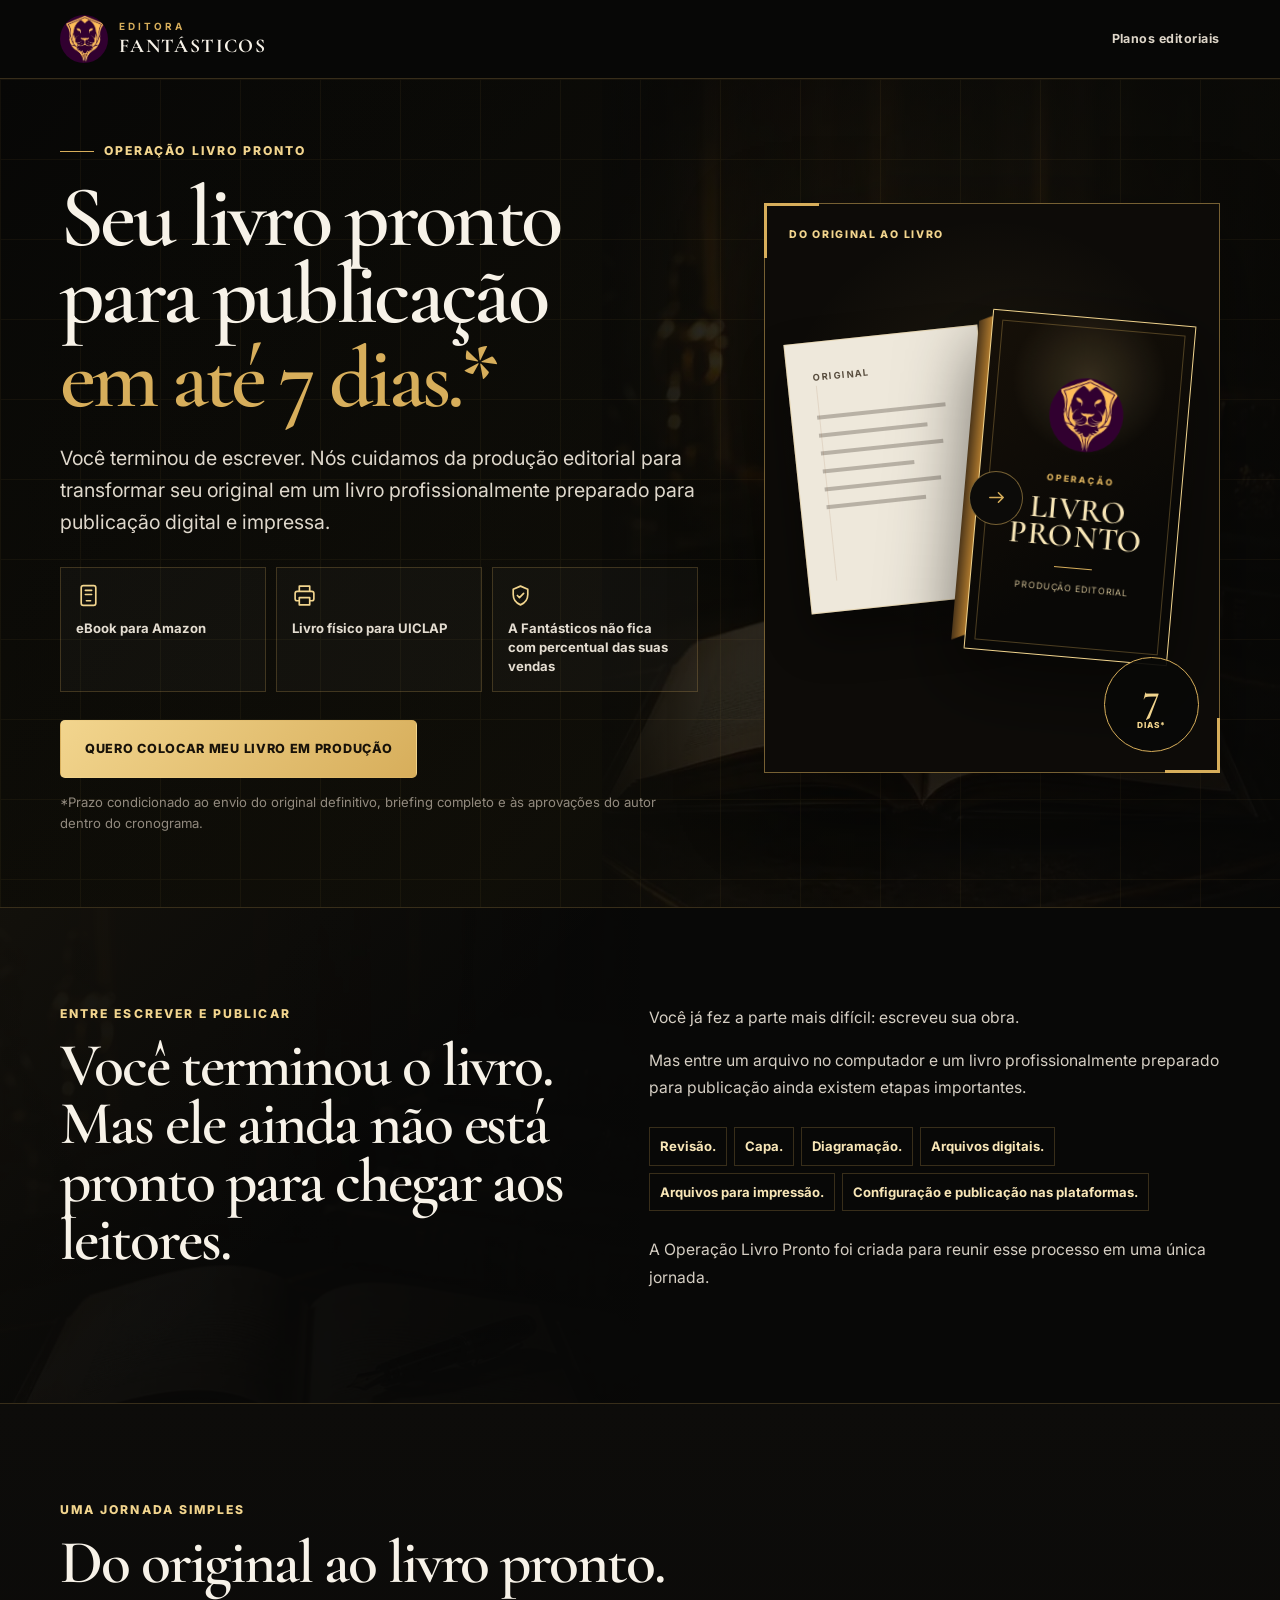
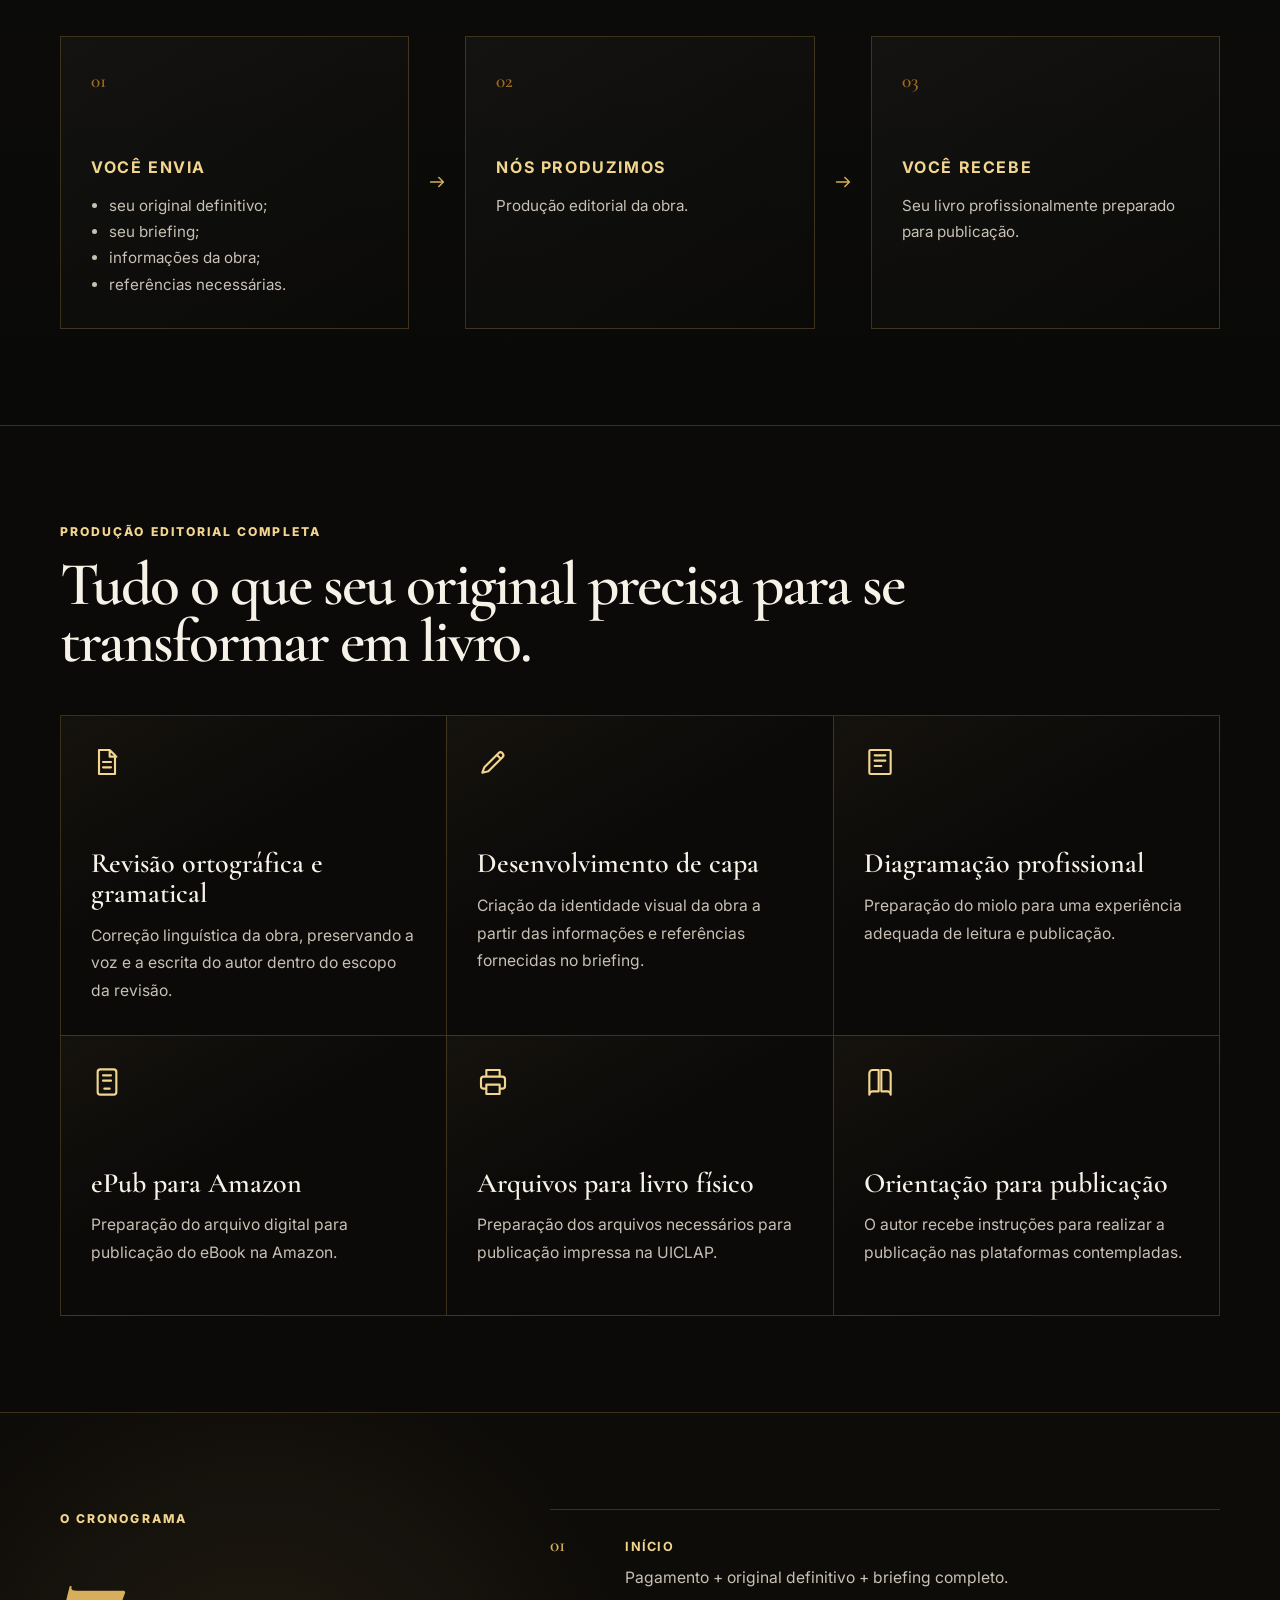
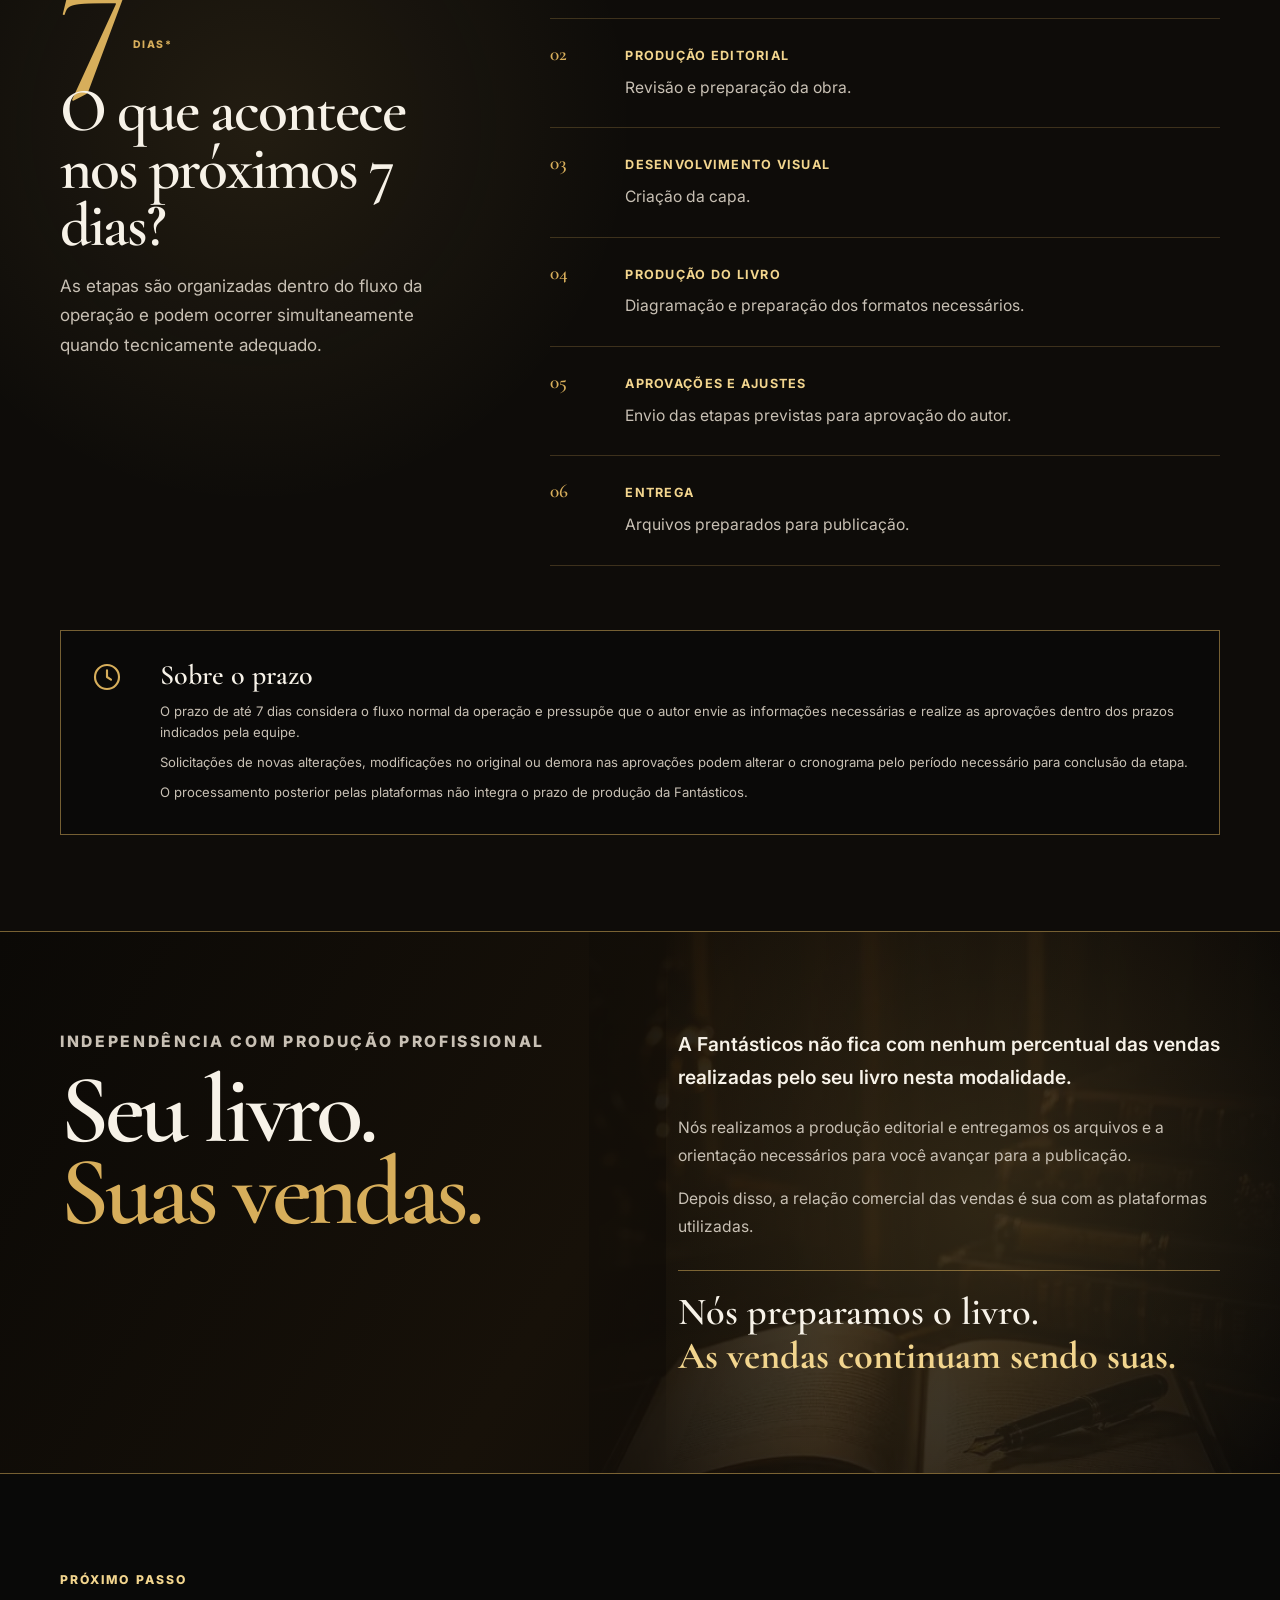
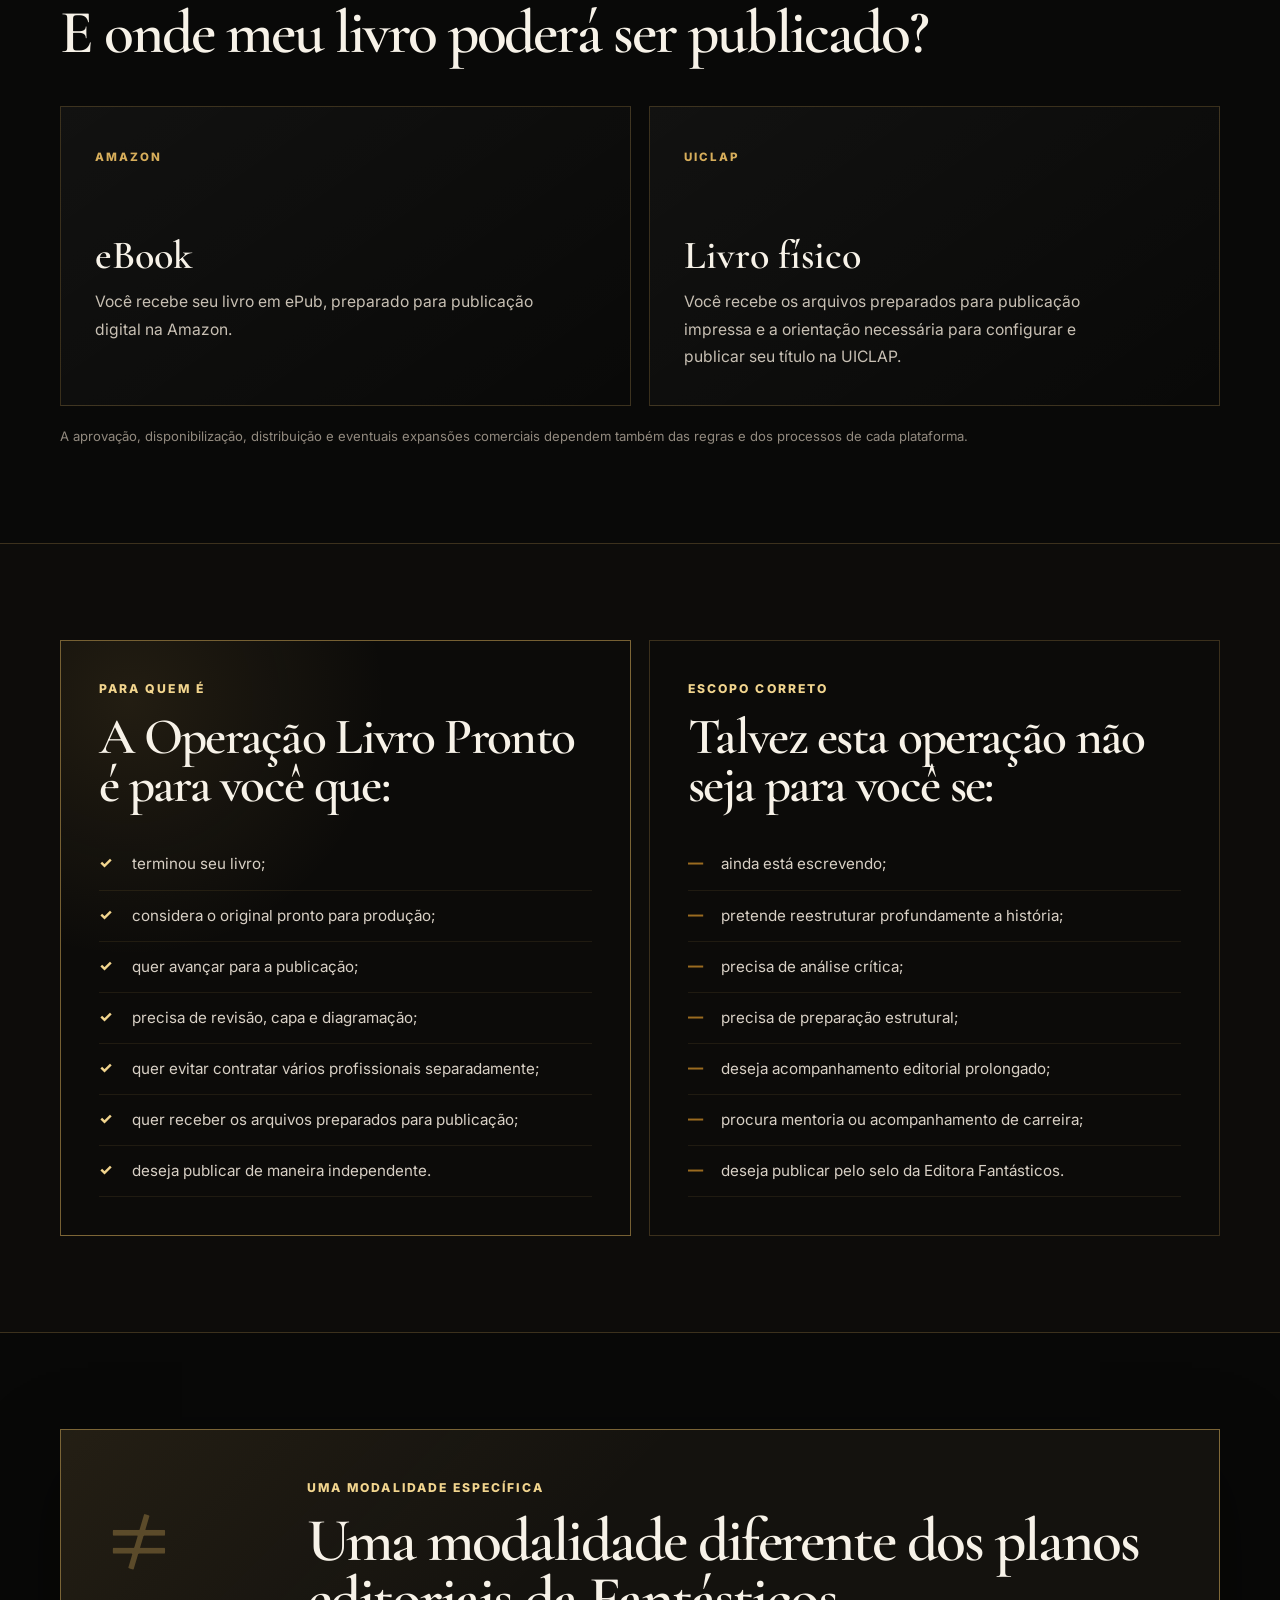
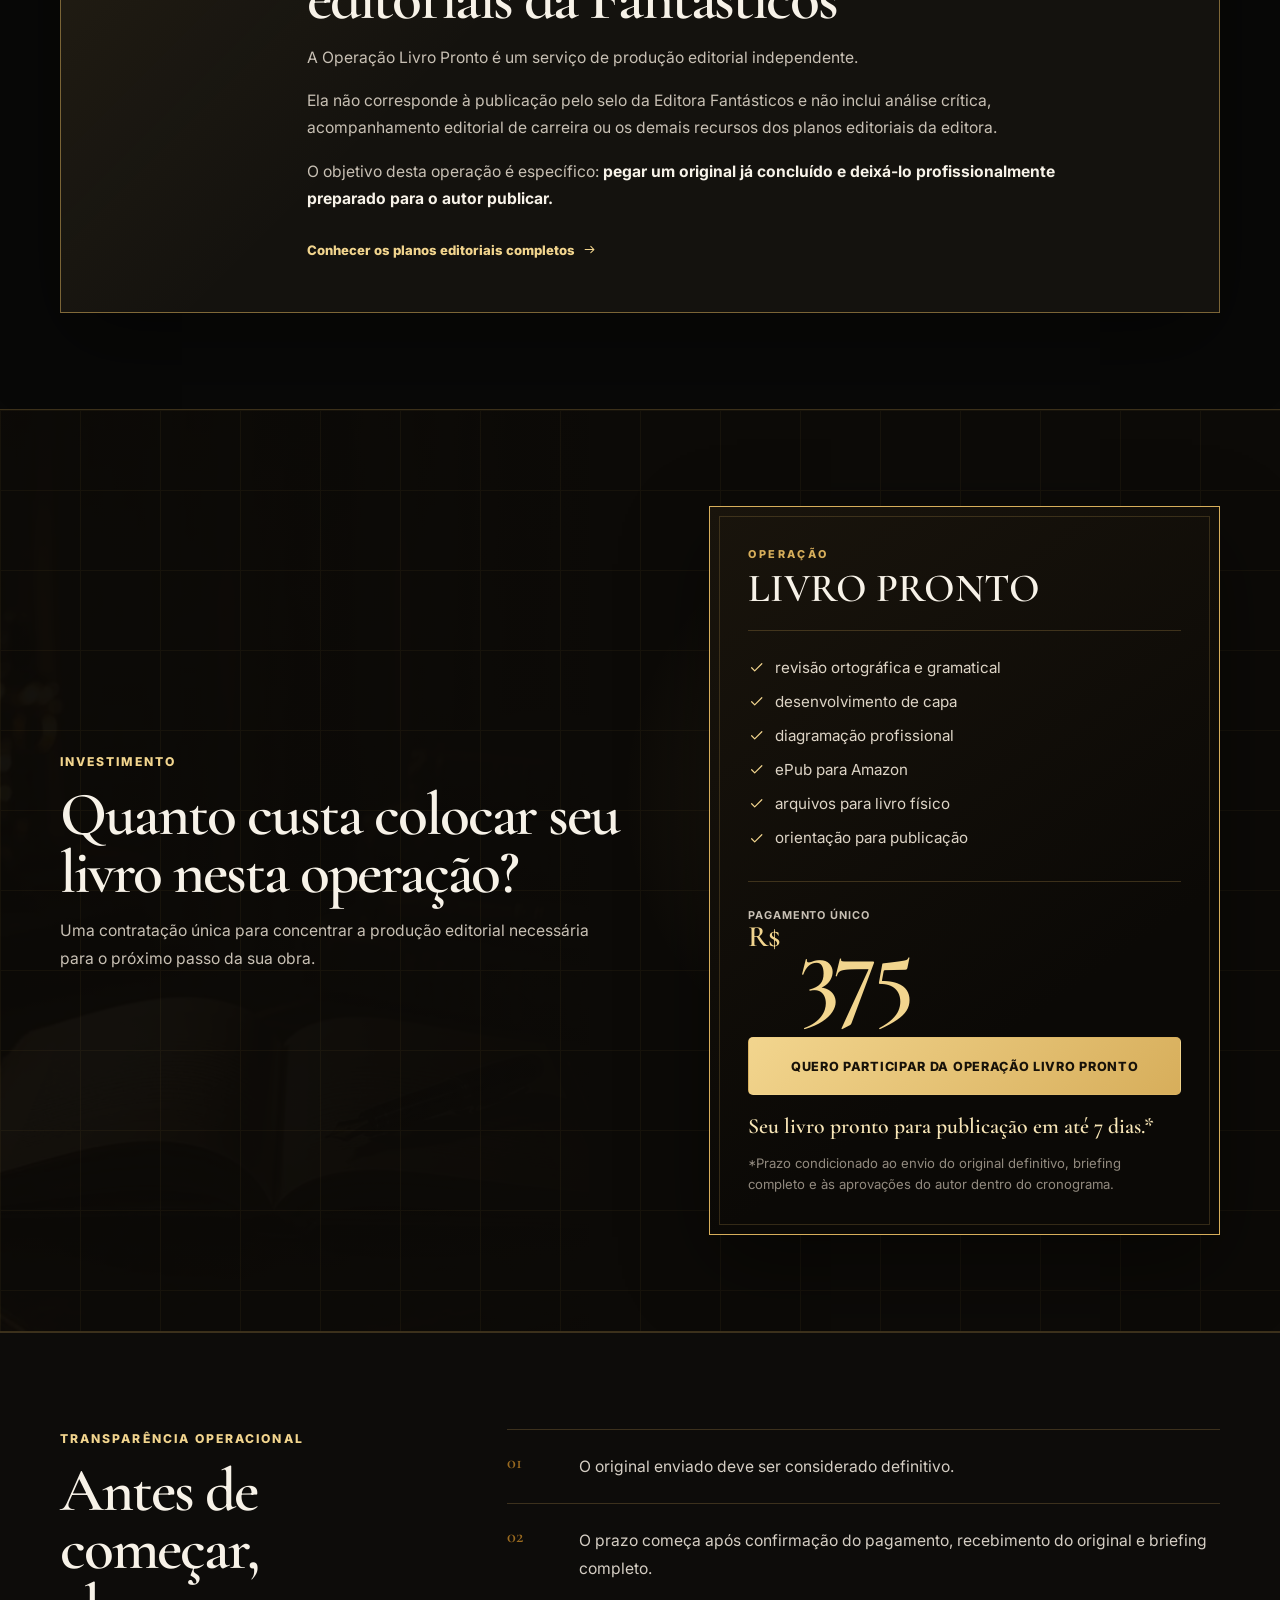
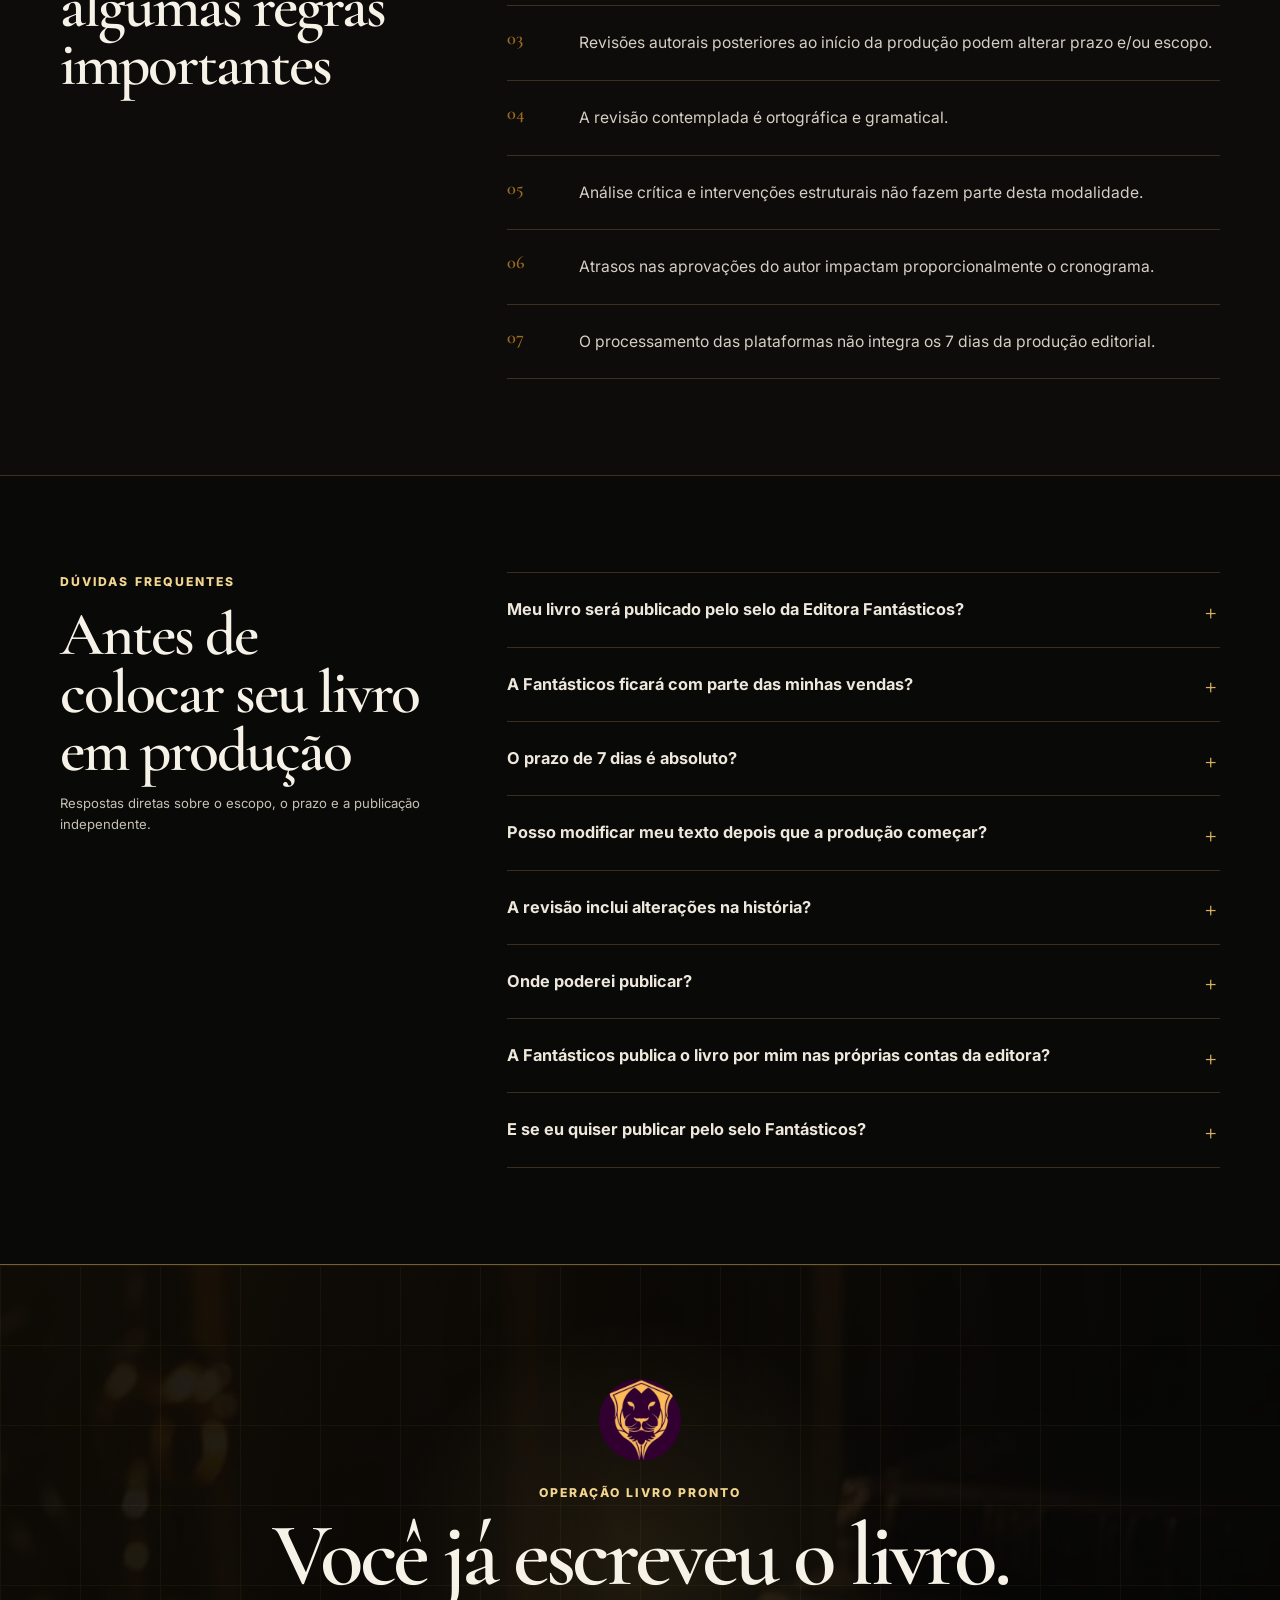
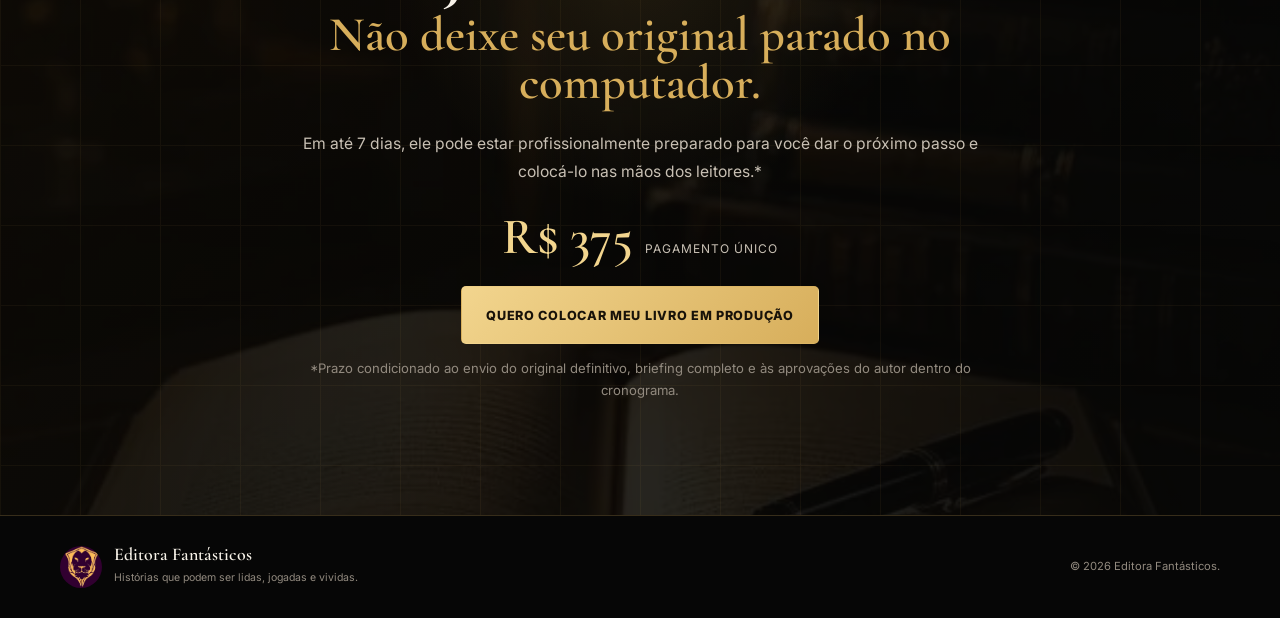
<file: operacao-livro-pronto/index.html>
<!doctype html>
<html lang="pt-BR">
<head>
  <meta charset="utf-8">
  <meta name="viewport" content="width=device-width, initial-scale=1">
  <meta name="theme-color" content="#080807">
  <meta name="description" content="Transforme seu original em um livro profissionalmente preparado para publicação em até 7 dias. Revisão, capa, diagramação, ePub e arquivos para publicação física.">
  <meta name="robots" content="index,follow">
  <link rel="canonical" href="https://fantasticoseditora.github.io/editor-saymon-cesar/operacao-livro-pronto/">
  <meta property="og:type" content="website">
  <meta property="og:locale" content="pt_BR">
  <meta property="og:site_name" content="Editora Fantásticos">
  <meta property="og:title" content="Operação Livro Pronto | Editora Fantásticos">
  <meta property="og:description" content="Seu livro pronto para publicação em até 7 dias. Revisão, capa, diagramação, ePub e arquivos para publicação física.">
  <meta property="og:url" content="https://fantasticoseditora.github.io/editor-saymon-cesar/operacao-livro-pronto/">
  <meta property="og:image" content="https://fantasticoseditora.github.io/editor-saymon-cesar/assets/logo-leao-fantasticos.webp">
  <meta property="og:image:alt" content="Símbolo oficial da Editora Fantásticos">
  <meta name="twitter:card" content="summary">
  <meta name="twitter:title" content="Operação Livro Pronto | Editora Fantásticos">
  <meta name="twitter:description" content="Produção editorial para transformar seu original em um livro profissionalmente preparado para publicação.">
  <title>Operação Livro Pronto | Editora Fantásticos</title>
  <link rel="preconnect" href="https://fonts.googleapis.com">
  <link rel="preconnect" href="https://fonts.gstatic.com" crossorigin>
  <link href="https://fonts.googleapis.com/css2?family=Cormorant+Garamond:wght@500;600;700&family=Inter:wght@400;500;600;700;800&display=swap" rel="stylesheet">
  <link rel="icon" href="../assets/logo-leao-fantasticos.webp">
  <link rel="stylesheet" href="styles.css?v=20260916-1">
  <script type="application/ld+json">
  {
    "@context":"https://schema.org",
    "@type":"Service",
    "name":"Operação Livro Pronto",
    "description":"Produção editorial independente com revisão ortográfica e gramatical, desenvolvimento de capa, diagramação, ePub para Amazon, arquivos para publicação física na UICLAP e orientação para publicação.",
    "provider":{"@type":"Organization","name":"Editora Fantásticos"},
    "areaServed":"BR",
    "offers":{"@type":"Offer","price":"375.00","priceCurrency":"BRL"}
  }
  </script>
</head>
<body>
  <svg class="svg-sprite" aria-hidden="true">
    <symbol id="i-check" viewBox="0 0 24 24"><path d="m5 12 4.2 4.2L19 6.5"/></symbol>
    <symbol id="i-file" viewBox="0 0 24 24"><path d="M6 3h8l4 4v14H6zM14 3v5h5M9 12h6M9 16h6"/></symbol>
    <symbol id="i-pen" viewBox="0 0 24 24"><path d="m4 20 4.5-1 10.6-10.6a2.1 2.1 0 0 0-3-3L5.5 16zM14.8 6.6l3 3"/></symbol>
    <symbol id="i-layout" viewBox="0 0 24 24"><rect x="4" y="3" width="16" height="18" rx="1"/><path d="M8 7h8M8 11h8M8 15h5"/></symbol>
    <symbol id="i-ebook" viewBox="0 0 24 24"><rect x="5" y="2.5" width="14" height="19" rx="2"/><path d="M9 7h6M9 11h6M10 17h4"/></symbol>
    <symbol id="i-print" viewBox="0 0 24 24"><path d="M7 8V3h10v5M7 17H5a2 2 0 0 1-2-2v-5a2 2 0 0 1 2-2h14a2 2 0 0 1 2 2v5a2 2 0 0 1-2 2h-2M7 14h10v7H7z"/></symbol>
    <symbol id="i-guide" viewBox="0 0 24 24"><path d="M4 5.5A2.5 2.5 0 0 1 6.5 3H11v16H6.5A2.5 2.5 0 0 0 4 21.5zM20 5.5A2.5 2.5 0 0 0 17.5 3H13v16h4.5a2.5 2.5 0 0 1 2.5 2.5z"/></symbol>
    <symbol id="i-arrow" viewBox="0 0 24 24"><path d="M5 12h14m-5-5 5 5-5 5"/></symbol>
    <symbol id="i-clock" viewBox="0 0 24 24"><circle cx="12" cy="12" r="9"/><path d="M12 7v5l3 2"/></symbol>
    <symbol id="i-shield" viewBox="0 0 24 24"><path d="M12 3 5 6v5c0 4.6 2.8 8.2 7 10 4.2-1.8 7-5.4 7-10V6z"/><path d="m9 12 2 2 4-4"/></symbol>
  </svg>

  <a class="skip-link" href="#conteudo">Ir para o conteúdo</a>

  <header class="site-header">
    <div class="container header-inner">
      <a class="brand" href="#inicio" aria-label="Editora Fantásticos — início da Operação Livro Pronto">
        <img src="../assets/logo-leao-fantasticos.webp" width="64" height="64" alt="Símbolo oficial da Editora Fantásticos">
        <span><strong>EDITORA</strong><small>FANTÁSTICOS</small></span>
      </a>
      <a class="header-link" href="../#planos">Planos editoriais</a>
    </div>
  </header>

  <main id="conteudo">
    <section class="hero" id="inicio">
      <div class="hero-grid-pattern" aria-hidden="true"></div>
      <div class="container hero-layout">
        <div class="hero-copy reveal">
          <p class="eyebrow"><span></span> OPERAÇÃO LIVRO PRONTO</p>
          <h1>Seu livro pronto para publicação <em>em até 7 dias.*</em></h1>
          <p class="hero-lead">Você terminou de escrever. Nós cuidamos da produção editorial para transformar seu original em um livro profissionalmente preparado para publicação digital e impressa.</p>

          <ul class="hero-points" aria-label="Principais entregas">
            <li><svg class="icon"><use href="#i-ebook"/></svg><span>eBook para Amazon</span></li>
            <li><svg class="icon"><use href="#i-print"/></svg><span>Livro físico para UICLAP</span></li>
            <li><svg class="icon"><use href="#i-shield"/></svg><span>A Fantásticos não fica com percentual das suas vendas</span></li>
          </ul>

          <button class="button button-gold" type="button" data-checkout>Quero colocar meu livro em produção</button>
          <p class="deadline-note">*Prazo condicionado ao envio do original definitivo, briefing completo e às aprovações do autor dentro do cronograma.</p>
          <p class="checkout-status" data-checkout-status role="status" aria-live="polite" hidden></p>
        </div>

        <div class="hero-visual reveal" aria-label="Representação da transformação de um original em livro pronto">
          <div class="visual-label">DO ORIGINAL AO LIVRO</div>
          <div class="manuscript" aria-hidden="true">
            <span class="manuscript-kicker">ORIGINAL</span>
            <span class="text-line w90"></span>
            <span class="text-line w76"></span>
            <span class="text-line w86"></span>
            <span class="text-line w64"></span>
            <span class="text-line w82"></span>
            <span class="text-line w70"></span>
          </div>
          <div class="visual-arrow" aria-hidden="true"><svg class="icon"><use href="#i-arrow"/></svg></div>
          <div class="book-object" aria-hidden="true">
            <div class="book-spine"></div>
            <div class="book-cover">
              <img src="../assets/logo-leao-fantasticos.webp" width="96" height="96" alt="">
              <span class="book-mini">OPERAÇÃO</span>
              <strong>LIVRO<br>PRONTO</strong>
              <span class="book-rule"></span>
              <small>produção editorial</small>
            </div>
          </div>
          <div class="visual-seal">7 <span>DIAS*</span></div>
        </div>
      </div>
    </section>

    <section class="problem ruled">
      <div class="container split-section reveal">
        <div>
          <p class="kicker">ENTRE ESCREVER E PUBLICAR</p>
          <h2>Você terminou o livro. Mas ele ainda não está pronto para chegar aos leitores.</h2>
        </div>
        <div class="body-copy">
          <p>Você já fez a parte mais difícil: escreveu sua obra.</p>
          <p>Mas entre um arquivo no computador e um livro profissionalmente preparado para publicação ainda existem etapas importantes.</p>
          <div class="word-rail" aria-label="Etapas importantes">
            <span>Revisão.</span><span>Capa.</span><span>Diagramação.</span><span>Arquivos digitais.</span><span>Arquivos para impressão.</span><span>Configuração e publicação nas plataformas.</span>
          </div>
          <p>A Operação Livro Pronto foi criada para reunir esse processo em uma única jornada.</p>
        </div>
      </div>
    </section>

    <section class="transformation">
      <div class="container">
        <div class="section-heading reveal">
          <p class="kicker">UMA JORNADA SIMPLES</p>
          <h2>Do original ao livro pronto.</h2>
        </div>
        <div class="flow reveal">
          <article>
            <span class="flow-index">01</span>
            <h3>VOCÊ ENVIA</h3>
            <ul><li>seu original definitivo;</li><li>seu briefing;</li><li>informações da obra;</li><li>referências necessárias.</li></ul>
          </article>
          <div class="flow-arrow" aria-hidden="true"><svg class="icon"><use href="#i-arrow"/></svg></div>
          <article>
            <span class="flow-index">02</span>
            <h3>NÓS PRODUZIMOS</h3>
            <p>Produção editorial da obra.</p>
          </article>
          <div class="flow-arrow" aria-hidden="true"><svg class="icon"><use href="#i-arrow"/></svg></div>
          <article>
            <span class="flow-index">03</span>
            <h3>VOCÊ RECEBE</h3>
            <p>Seu livro profissionalmente preparado para publicação.</p>
          </article>
        </div>
      </div>
    </section>

    <section class="included ruled" id="incluido">
      <div class="container">
        <div class="section-heading reveal">
          <p class="kicker">PRODUÇÃO EDITORIAL COMPLETA</p>
          <h2>Tudo o que seu original precisa para se transformar em livro.</h2>
        </div>
        <div class="deliverables-grid">
          <article class="deliverable reveal">
            <svg class="icon"><use href="#i-file"/></svg>
            <h3>Revisão ortográfica e gramatical</h3>
            <p>Correção linguística da obra, preservando a voz e a escrita do autor dentro do escopo da revisão.</p>
          </article>
          <article class="deliverable reveal">
            <svg class="icon"><use href="#i-pen"/></svg>
            <h3>Desenvolvimento de capa</h3>
            <p>Criação da identidade visual da obra a partir das informações e referências fornecidas no briefing.</p>
          </article>
          <article class="deliverable reveal">
            <svg class="icon"><use href="#i-layout"/></svg>
            <h3>Diagramação profissional</h3>
            <p>Preparação do miolo para uma experiência adequada de leitura e publicação.</p>
          </article>
          <article class="deliverable reveal">
            <svg class="icon"><use href="#i-ebook"/></svg>
            <h3>ePub para Amazon</h3>
            <p>Preparação do arquivo digital para publicação do eBook na Amazon.</p>
          </article>
          <article class="deliverable reveal">
            <svg class="icon"><use href="#i-print"/></svg>
            <h3>Arquivos para livro físico</h3>
            <p>Preparação dos arquivos necessários para publicação impressa na UICLAP.</p>
          </article>
          <article class="deliverable reveal">
            <svg class="icon"><use href="#i-guide"/></svg>
            <h3>Orientação para publicação</h3>
            <p>O autor recebe instruções para realizar a publicação nas plataformas contempladas.</p>
          </article>
        </div>
      </div>
    </section>

    <section class="timeline-section" id="prazo">
      <div class="container timeline-layout">
        <div class="timeline-intro reveal">
          <p class="kicker">O CRONOGRAMA</p>
          <div class="fifteen" aria-label="Até 7 dias"><span>7</span><small>DIAS*</small></div>
          <h2>O que acontece nos próximos 7 dias?</h2>
          <p>As etapas são organizadas dentro do fluxo da operação e podem ocorrer simultaneamente quando tecnicamente adequado.</p>
        </div>
        <ol class="timeline reveal">
          <li><span>01</span><div><h3>INÍCIO</h3><p>Pagamento + original definitivo + briefing completo.</p></div></li>
          <li><span>02</span><div><h3>PRODUÇÃO EDITORIAL</h3><p>Revisão e preparação da obra.</p></div></li>
          <li><span>03</span><div><h3>DESENVOLVIMENTO VISUAL</h3><p>Criação da capa.</p></div></li>
          <li><span>04</span><div><h3>PRODUÇÃO DO LIVRO</h3><p>Diagramação e preparação dos formatos necessários.</p></div></li>
          <li><span>05</span><div><h3>APROVAÇÕES E AJUSTES</h3><p>Envio das etapas previstas para aprovação do autor.</p></div></li>
          <li><span>06</span><div><h3>ENTREGA</h3><p>Arquivos preparados para publicação.</p></div></li>
        </ol>
      </div>
      <div class="container">
        <aside class="deadline-box reveal">
          <svg class="icon"><use href="#i-clock"/></svg>
          <div>
            <h3>Sobre o prazo</h3>
            <p>O prazo de até 7 dias considera o fluxo normal da operação e pressupõe que o autor envie as informações necessárias e realize as aprovações dentro dos prazos indicados pela equipe.</p>
            <p>Solicitações de novas alterações, modificações no original ou demora nas aprovações podem alterar o cronograma pelo período necessário para conclusão da etapa.</p>
            <p>O processamento posterior pelas plataformas não integra o prazo de produção da Fantásticos.</p>
          </div>
        </aside>
      </div>
    </section>

    <section class="sales-break">
      <div class="sales-glow" aria-hidden="true"></div>
      <div class="container sales-grid reveal">
        <div>
          <p class="kicker">INDEPENDÊNCIA COM PRODUÇÃO PROFISSIONAL</p>
          <h2>Seu livro. <em>Suas vendas.</em></h2>
        </div>
        <div>
          <p class="sales-lead">A Fantásticos não fica com nenhum percentual das vendas realizadas pelo seu livro nesta modalidade.</p>
          <p>Nós realizamos a produção editorial e entregamos os arquivos e a orientação necessários para você avançar para a publicação.</p>
          <p>Depois disso, a relação comercial das vendas é sua com as plataformas utilizadas.</p>
          <blockquote><span>Nós preparamos o livro.</span><strong>As vendas continuam sendo suas.</strong></blockquote>
        </div>
      </div>
    </section>

    <section class="platforms">
      <div class="container">
        <div class="section-heading reveal">
          <p class="kicker">PRÓXIMO PASSO</p>
          <h2>E onde meu livro poderá ser publicado?</h2>
        </div>
        <div class="platform-grid reveal">
          <article>
            <span class="platform-label">AMAZON</span>
            <h3>eBook</h3>
            <p>Você recebe seu livro em ePub, preparado para publicação digital na Amazon.</p>
          </article>
          <article>
            <span class="platform-label">UICLAP</span>
            <h3>Livro físico</h3>
            <p>Você recebe os arquivos preparados para publicação impressa e a orientação necessária para configurar e publicar seu título na UICLAP.</p>
          </article>
        </div>
        <p class="platform-note reveal">A aprovação, disponibilização, distribuição e eventuais expansões comerciais dependem também das regras e dos processos de cada plataforma.</p>
      </div>
    </section>

    <section class="qualification ruled">
      <div class="container qualification-grid">
        <article class="qual-card positive reveal">
          <p class="kicker">PARA QUEM É</p>
          <h2>A Operação Livro Pronto é para você que:</h2>
          <ul class="check-list">
            <li>terminou seu livro;</li>
            <li>considera o original pronto para produção;</li>
            <li>quer avançar para a publicação;</li>
            <li>precisa de revisão, capa e diagramação;</li>
            <li>quer evitar contratar vários profissionais separadamente;</li>
            <li>quer receber os arquivos preparados para publicação;</li>
            <li>deseja publicar de maneira independente.</li>
          </ul>
        </article>
        <article class="qual-card reveal">
          <p class="kicker">ESCOPO CORRETO</p>
          <h2>Talvez esta operação não seja para você se:</h2>
          <ul class="neutral-list">
            <li>ainda está escrevendo;</li>
            <li>pretende reestruturar profundamente a história;</li>
            <li>precisa de análise crítica;</li>
            <li>precisa de preparação estrutural;</li>
            <li>deseja acompanhamento editorial prolongado;</li>
            <li>procura mentoria ou acompanhamento de carreira;</li>
            <li>deseja publicar pelo selo da Editora Fantásticos.</li>
          </ul>
        </article>
      </div>
    </section>

    <section class="different">
      <div class="container">
        <div class="difference-box reveal">
          <div class="difference-mark" aria-hidden="true">≠</div>
          <div>
            <p class="kicker">UMA MODALIDADE ESPECÍFICA</p>
            <h2>Uma modalidade diferente dos planos editoriais da Fantásticos</h2>
            <p>A Operação Livro Pronto é um serviço de produção editorial independente.</p>
            <p>Ela não corresponde à publicação pelo selo da Editora Fantásticos e não inclui análise crítica, acompanhamento editorial de carreira ou os demais recursos dos planos editoriais da editora.</p>
            <p>O objetivo desta operação é específico: <strong>pegar um original já concluído e deixá-lo profissionalmente preparado para o autor publicar.</strong></p>
            <a class="text-link" href="../#planos">Conhecer os planos editoriais completos <svg class="inline-icon"><use href="#i-arrow"/></svg></a>
          </div>
        </div>
      </div>
    </section>

    <section class="offer" id="investimento">
      <div class="offer-lines" aria-hidden="true"></div>
      <div class="container offer-layout">
        <div class="offer-heading reveal">
          <p class="kicker">INVESTIMENTO</p>
          <h2>Quanto custa colocar seu livro nesta operação?</h2>
          <p>Uma contratação única para concentrar a produção editorial necessária para o próximo passo da sua obra.</p>
        </div>
        <article class="offer-card reveal">
          <div class="offer-top">
            <p>OPERAÇÃO</p>
            <h3>LIVRO PRONTO</h3>
          </div>
          <ul class="offer-list">
            <li><svg class="inline-icon"><use href="#i-check"/></svg> revisão ortográfica e gramatical</li>
            <li><svg class="inline-icon"><use href="#i-check"/></svg> desenvolvimento de capa</li>
            <li><svg class="inline-icon"><use href="#i-check"/></svg> diagramação profissional</li>
            <li><svg class="inline-icon"><use href="#i-check"/></svg> ePub para Amazon</li>
            <li><svg class="inline-icon"><use href="#i-check"/></svg> arquivos para livro físico</li>
            <li><svg class="inline-icon"><use href="#i-check"/></svg> orientação para publicação</li>
          </ul>
          <div class="price">
            <small>pagamento único</small>
            <strong><span>R$</span> 375</strong>
          </div>
          <button class="button button-gold button-wide" type="button" data-checkout>Quero participar da Operação Livro Pronto</button>
          <p class="offer-promise">Seu livro pronto para publicação em até 7 dias.*</p>
          <p class="deadline-note">*Prazo condicionado ao envio do original definitivo, briefing completo e às aprovações do autor dentro do cronograma.</p>
          <p class="checkout-status" data-checkout-status role="status" aria-live="polite" hidden></p>
        </article>
      </div>
    </section>

    <section class="conditions ruled" id="condicoes">
      <div class="container conditions-layout">
        <div class="conditions-heading reveal">
          <p class="kicker">TRANSPARÊNCIA OPERACIONAL</p>
          <h2>Antes de começar, algumas regras importantes</h2>
        </div>
        <div class="conditions-list reveal">
          <div><span>01</span><p>O original enviado deve ser considerado definitivo.</p></div>
          <div><span>02</span><p>O prazo começa após confirmação do pagamento, recebimento do original e briefing completo.</p></div>
          <div><span>03</span><p>Revisões autorais posteriores ao início da produção podem alterar prazo e/ou escopo.</p></div>
          <div><span>04</span><p>A revisão contemplada é ortográfica e gramatical.</p></div>
          <div><span>05</span><p>Análise crítica e intervenções estruturais não fazem parte desta modalidade.</p></div>
          <div><span>06</span><p>Atrasos nas aprovações do autor impactam proporcionalmente o cronograma.</p></div>
          <div><span>07</span><p>O processamento das plataformas não integra os 7 dias da produção editorial.</p></div>
        </div>

        <!--
          LIMITES OPERACIONAIS:
          Não há números publicados no repositório para os três limites abaixo.
          O script possui os campos maxWords, coverRounds e layoutRounds vazios.
          Quando definidos de forma oficial, basta preencher OPERACAO_CONFIG.limits em script.js;
          este bloco será exibido automaticamente, sem alterar a marcação principal.
        -->
        <aside class="operational-limits" id="operational-limits" hidden>
          <h3>Limites operacionais desta contratação</h3>
          <ul id="operational-limits-list"></ul>
        </aside>
      </div>
    </section>

    <section class="faq" id="faq">
      <div class="container faq-layout">
        <div class="faq-heading reveal">
          <p class="kicker">DÚVIDAS FREQUENTES</p>
          <h2>Antes de colocar seu livro em produção</h2>
          <p>Respostas diretas sobre o escopo, o prazo e a publicação independente.</p>
        </div>
        <div class="faq-list reveal">
          <details>
            <summary>Meu livro será publicado pelo selo da Editora Fantásticos?</summary>
            <div><p>Não.</p><p>A Operação Livro Pronto é uma modalidade independente de produção editorial.</p></div>
          </details>
          <details>
            <summary>A Fantásticos ficará com parte das minhas vendas?</summary>
            <div><p>Não.</p><p>A Fantásticos não recebe percentual das vendas realizadas pelo autor nesta modalidade.</p></div>
          </details>
          <details>
            <summary>O prazo de 7 dias é absoluto?</summary>
            <div><p>O prazo considera o fluxo normal da operação, o recebimento do material completo e as aprovações do autor dentro do cronograma.</p><p>Mudanças solicitadas, alterações no original ou atrasos nas aprovações podem impactar o prazo.</p></div>
          </details>
          <details>
            <summary>Posso modificar meu texto depois que a produção começar?</summary>
            <div><p>O original enviado deve ser considerado definitivo.</p><p>Mudanças autorais posteriores podem alterar o cronograma e, dependendo da extensão, o escopo da contratação.</p></div>
          </details>
          <details>
            <summary>A revisão inclui alterações na história?</summary>
            <div><p>Não.</p><p>Esta modalidade contempla revisão ortográfica e gramatical.</p><p>Análise crítica e preparação estrutural não fazem parte desta operação.</p></div>
          </details>
          <details>
            <summary>Onde poderei publicar?</summary>
            <div><p>A operação prepara ePub para publicação digital na Amazon, arquivos para publicação física na UICLAP e fornece orientação para essas etapas.</p></div>
          </details>
          <details>
            <summary>A Fantásticos publica o livro por mim nas próprias contas da editora?</summary>
            <div><p>Não.</p><p>Esta modalidade prepara o livro e orienta o autor para a publicação independente.</p></div>
          </details>
          <details>
            <summary>E se eu quiser publicar pelo selo Fantásticos?</summary>
            <div><p>Nesse caso, existem planos editoriais específicos da Editora Fantásticos.</p><p><a class="text-link" href="../#planos">Conheça os planos editoriais da Fantásticos <svg class="inline-icon"><use href="#i-arrow"/></svg></a></p></div>
          </details>
        </div>
      </div>
    </section>

    <section class="final-cta">
      <div class="final-lines" aria-hidden="true"></div>
      <div class="container final-content reveal">
        <img src="../assets/logo-leao-fantasticos.webp" width="96" height="96" alt="Símbolo oficial da Editora Fantásticos">
        <p class="kicker">OPERAÇÃO LIVRO PRONTO</p>
        <h2>Você já escreveu o livro.</h2>
        <h3>Não deixe seu original parado no computador.</h3>
        <p>Em até 7 dias, ele pode estar profissionalmente preparado para você dar o próximo passo e colocá-lo nas mãos dos leitores.*</p>
        <div class="final-price"><strong>R$ 375</strong><span>pagamento único</span></div>
        <button class="button button-gold" type="button" data-checkout>Quero colocar meu livro em produção</button>
        <p class="deadline-note">*Prazo condicionado ao envio do original definitivo, briefing completo e às aprovações do autor dentro do cronograma.</p>
        <p class="checkout-status" data-checkout-status role="status" aria-live="polite" hidden></p>
      </div>
    </section>
  </main>

  <footer class="site-footer">
    <div class="container footer-inner">
      <div class="footer-brand">
        <img src="../assets/logo-leao-fantasticos.webp" width="52" height="52" alt="">
        <div><strong>Editora Fantásticos</strong><span>Histórias que podem ser lidas, jogadas e vividas.</span></div>
      </div>
      <p>© <span id="year">2026</span> Editora Fantásticos.</p>
    </div>
  </footer>

  <div class="mobile-cta" data-mobile-cta hidden>
    <button class="button button-gold" type="button" data-checkout>Quero meu livro pronto</button>
  </div>

  <script src="script.js?v=20260916-1" defer></script>
</body>
</html>
</file>
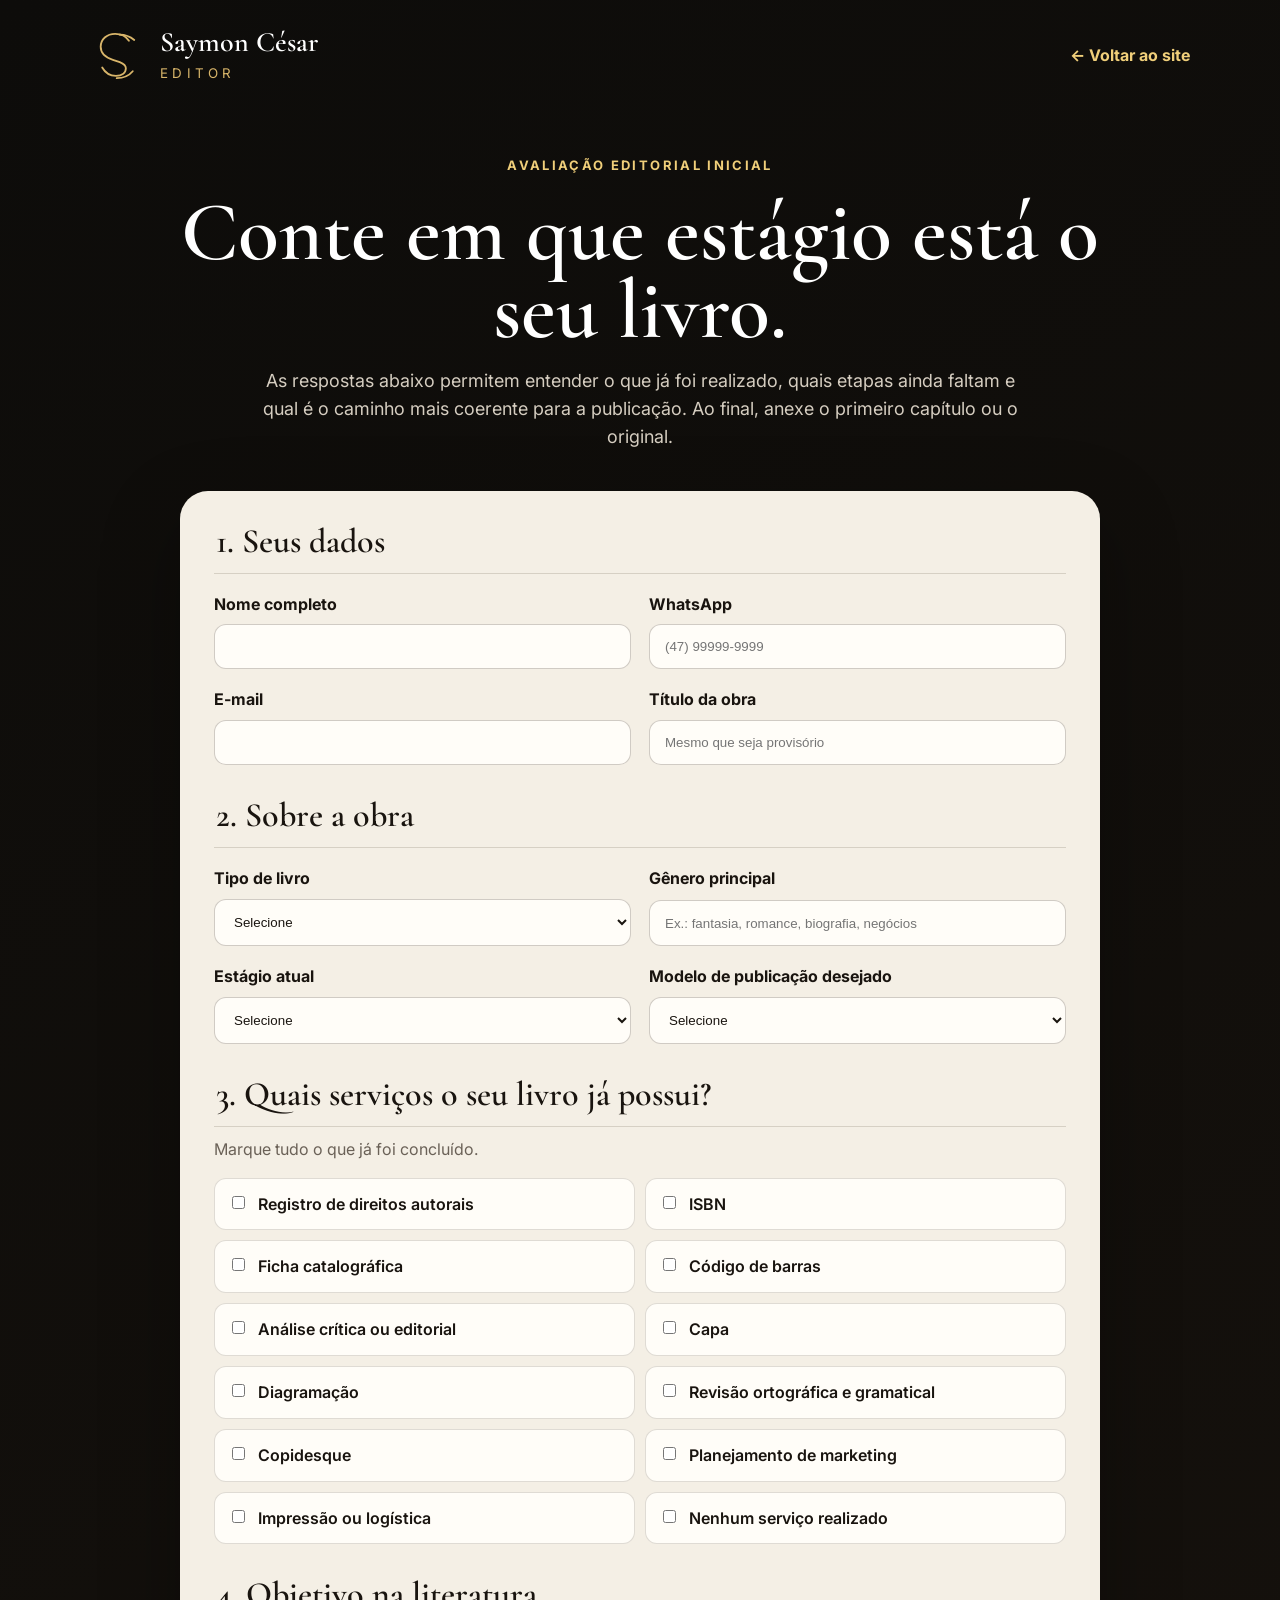
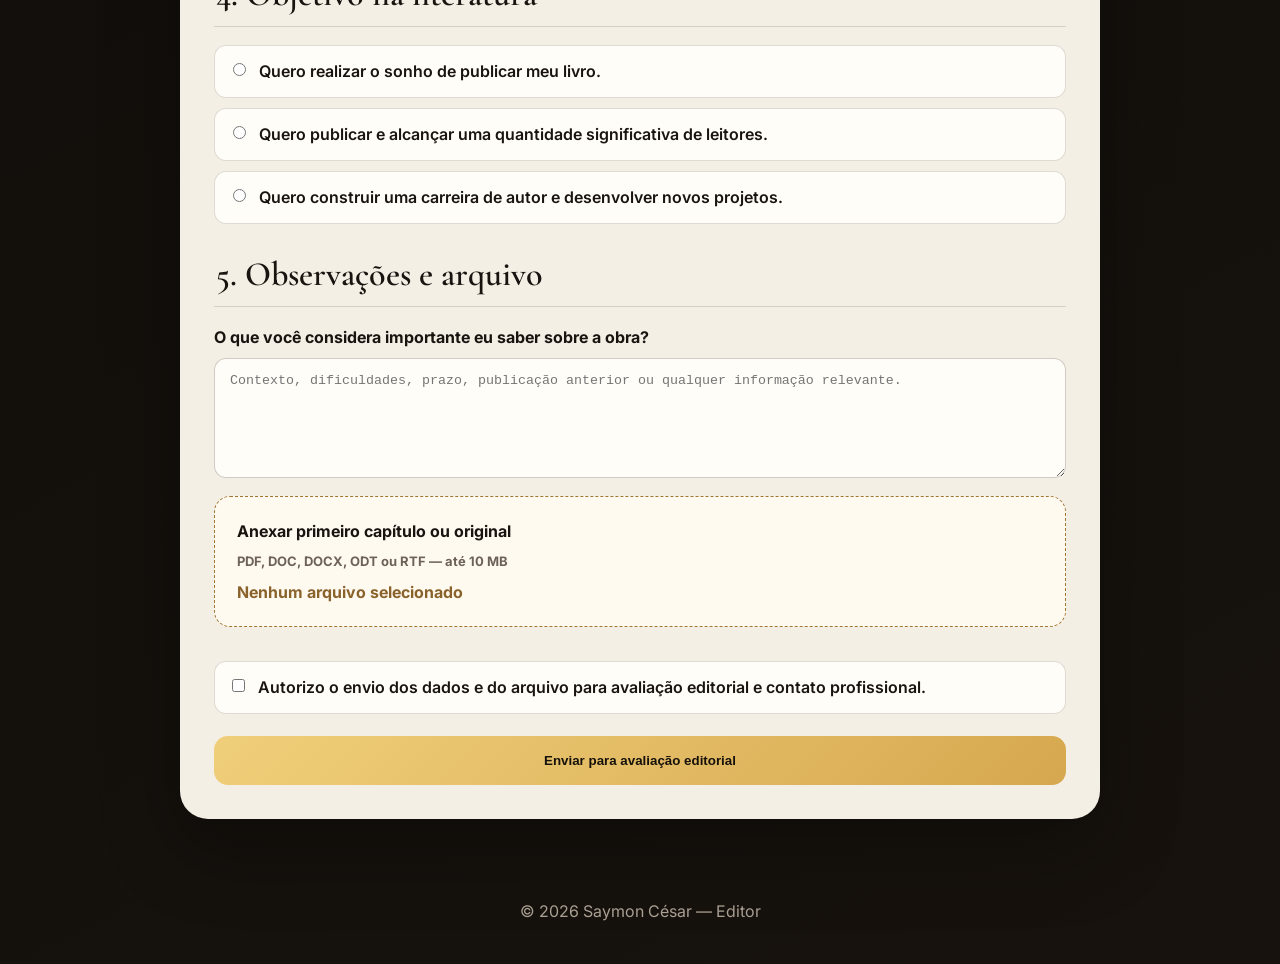
<file: formulario.html>
<!doctype html>
<html lang="pt-BR">
<head>
  <meta charset="utf-8">
  <meta name="viewport" content="width=device-width, initial-scale=1">
  <meta name="theme-color" content="#0d0c0a">
  <meta name="robots" content="noindex,follow">
  <title>Formulário editorial — Saymon César</title>
  <link rel="preconnect" href="https://fonts.googleapis.com">
  <link rel="preconnect" href="https://fonts.gstatic.com" crossorigin>
  <link href="https://fonts.googleapis.com/css2?family=Cormorant+Garamond:wght@500;600;700&family=Inter:wght@400;500;600;700&display=swap" rel="stylesheet">
  <link rel="stylesheet" href="formulario.css?v=20260805a">
</head>
<body>
  <header class="form-header">
    <a class="brand" href="index.html" aria-label="Voltar para o site do Editor Saymon César"><svg viewBox="0 0 76 66" aria-hidden="true"><path d="M51 13c-4-6-10-9-18-9C22 4 14 11 14 21c0 9 6 14 16 17l9 3c5 2 8 4 8 8 0 6-5 10-13 10-8 0-14-4-18-11"/><path d="M58 12c-6-5-12-7-19-7M56 53c-5 6-12 9-21 9"/></svg><span><strong>Saymon César</strong><small>EDITOR</small></span></a>
    <a class="back" href="index.html">← Voltar ao site</a>
  </header>

  <main>
    <section class="form-intro"><span>AVALIAÇÃO EDITORIAL INICIAL</span><h1>Conte em que estágio está o seu livro.</h1><p>As respostas abaixo permitem entender o que já foi realizado, quais etapas ainda faltam e qual é o caminho mais coerente para a publicação. Ao final, anexe o primeiro capítulo ou o original.</p></section>

    <form id="editorial-form" novalidate>
      <input class="honeypot" type="text" name="website" tabindex="-1" autocomplete="off" aria-hidden="true">

      <fieldset>
        <legend>1. Seus dados</legend>
        <div class="grid two">
          <label>Nome completo<input type="text" name="nome" required autocomplete="name"></label>
          <label>WhatsApp<input type="tel" name="whatsapp" required autocomplete="tel" placeholder="(47) 99999-9999"></label>
          <label>E-mail<input type="email" name="email" required autocomplete="email"></label>
          <label>Título da obra<input type="text" name="titulo" required placeholder="Mesmo que seja provisório"></label>
        </div>
      </fieldset>

      <fieldset>
        <legend>2. Sobre a obra</legend>
        <div class="grid two">
          <label>Tipo de livro<select name="tipo" required><option value="">Selecione</option><option>Ficção</option><option>Não ficção</option></select></label>
          <label>Gênero principal<input type="text" name="genero" required placeholder="Ex.: fantasia, romance, biografia, negócios"></label>
          <label>Estágio atual<select name="estagio" required><option value="">Selecione</option><option>Estou começando a escrever</option><option>O livro está em desenvolvimento</option><option>O original está concluído</option><option>O livro está pronto, mas ainda não foi publicado</option><option>O livro já foi publicado e quero melhorá-lo</option></select></label>
          <label>Modelo de publicação desejado<select name="modelo_publicacao" required><option value="">Selecione</option><option>Publicação independente</option><option>Publicação por editora</option><option>Estou aberto às duas possibilidades</option></select></label>
        </div>
      </fieldset>

      <fieldset id="services-block">
        <legend>3. Quais serviços o seu livro já possui?</legend>
        <p class="helper">Marque tudo o que já foi concluído.</p>
        <div class="checks">
          <label><input type="checkbox" name="servicos" value="Registro de direitos autorais">Registro de direitos autorais</label>
          <label><input type="checkbox" name="servicos" value="ISBN">ISBN</label>
          <label><input type="checkbox" name="servicos" value="Ficha catalográfica">Ficha catalográfica</label>
          <label><input type="checkbox" name="servicos" value="Código de barras">Código de barras</label>
          <label><input type="checkbox" name="servicos" value="Análise crítica ou editorial">Análise crítica ou editorial</label>
          <label><input type="checkbox" name="servicos" value="Capa">Capa</label>
          <label><input type="checkbox" name="servicos" value="Diagramação">Diagramação</label>
          <label><input type="checkbox" name="servicos" value="Revisão ortográfica e gramatical">Revisão ortográfica e gramatical</label>
          <label><input type="checkbox" name="servicos" value="Copidesque">Copidesque</label>
          <label><input type="checkbox" name="servicos" value="Planejamento de marketing">Planejamento de marketing</label>
          <label><input type="checkbox" name="servicos" value="Impressão ou logística">Impressão ou logística</label>
          <label><input id="no-services" type="checkbox" name="servicos" value="Nenhum serviço realizado">Nenhum serviço realizado</label>
        </div>
        <p id="services-error" class="field-error">Selecione pelo menos uma opção.</p>
      </fieldset>

      <fieldset>
        <legend>4. Objetivo na literatura</legend>
        <div class="radio-list">
          <label><input type="radio" name="objetivo_literario" value="Realizar o sonho de publicar" required>Quero realizar o sonho de publicar meu livro.</label>
          <label><input type="radio" name="objetivo_literario" value="Publicar e alcançar muitos leitores">Quero publicar e alcançar uma quantidade significativa de leitores.</label>
          <label><input type="radio" name="objetivo_literario" value="Construir carreira de autor">Quero construir uma carreira de autor e desenvolver novos projetos.</label>
        </div>
      </fieldset>

      <fieldset>
        <legend>5. Observações e arquivo</legend>
        <label>O que você considera importante eu saber sobre a obra?<textarea name="observacoes" rows="6" placeholder="Contexto, dificuldades, prazo, publicação anterior ou qualquer informação relevante."></textarea></label>
        <div class="file-block"><label class="file-picker" for="editorial-file"><strong>Anexar primeiro capítulo ou original</strong><span>PDF, DOC, DOCX, ODT ou RTF — até 10 MB</span><em id="file-picker-text">Nenhum arquivo selecionado</em></label><input id="editorial-file" type="file" name="arquivo" accept=".pdf,.doc,.docx,.odt,.rtf" required></div>
      </fieldset>

      <label class="consent"><input type="checkbox" required>Autorizo o envio dos dados e do arquivo para avaliação editorial e contato profissional.</label>
      <button type="submit">Enviar para avaliação editorial</button>
      <div id="submission-status" class="submission-status" role="status" aria-live="polite"></div>
    </form>
  </main>

  <footer>© <span id="year"></span> Saymon César — Editor</footer>
  <script src="form-config.js?v=20260805f"></script>
  <script src="formulario-v3.js?v=20260806e"></script>
</body>
</html>
</file>
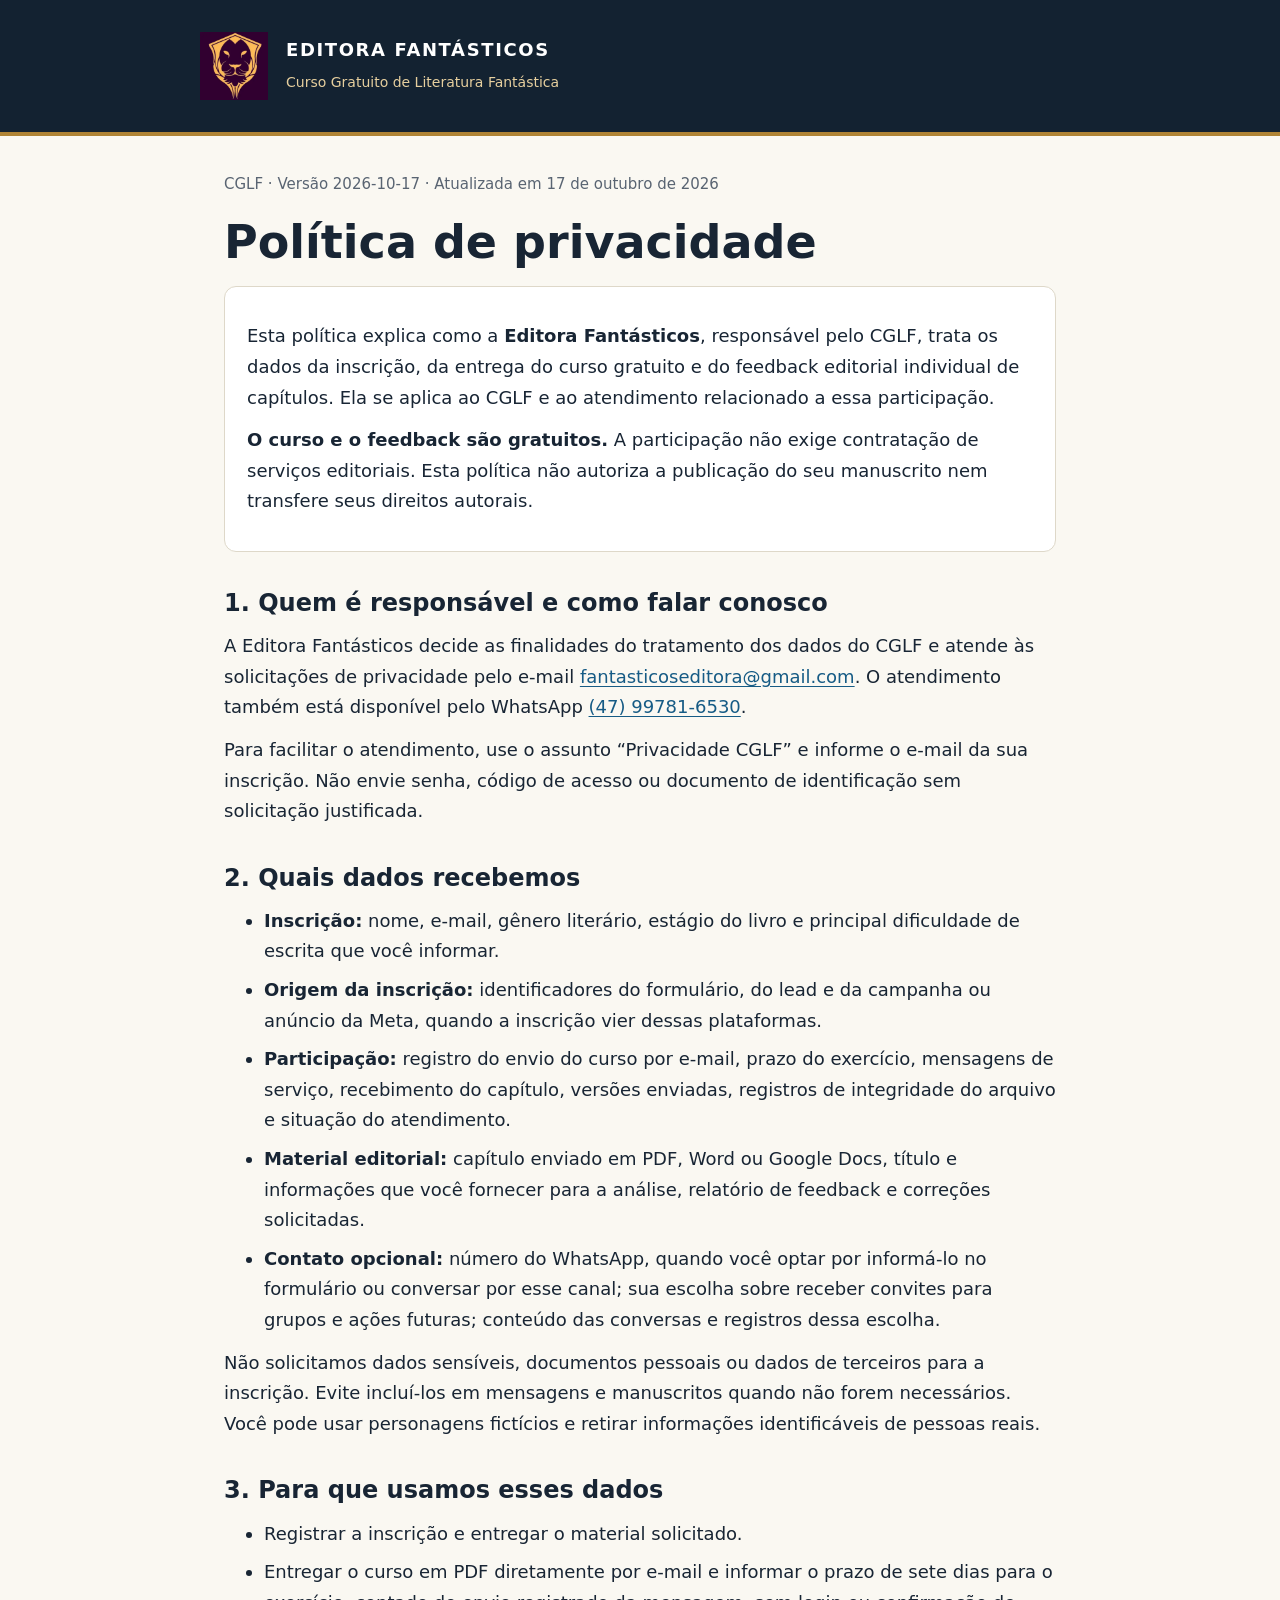
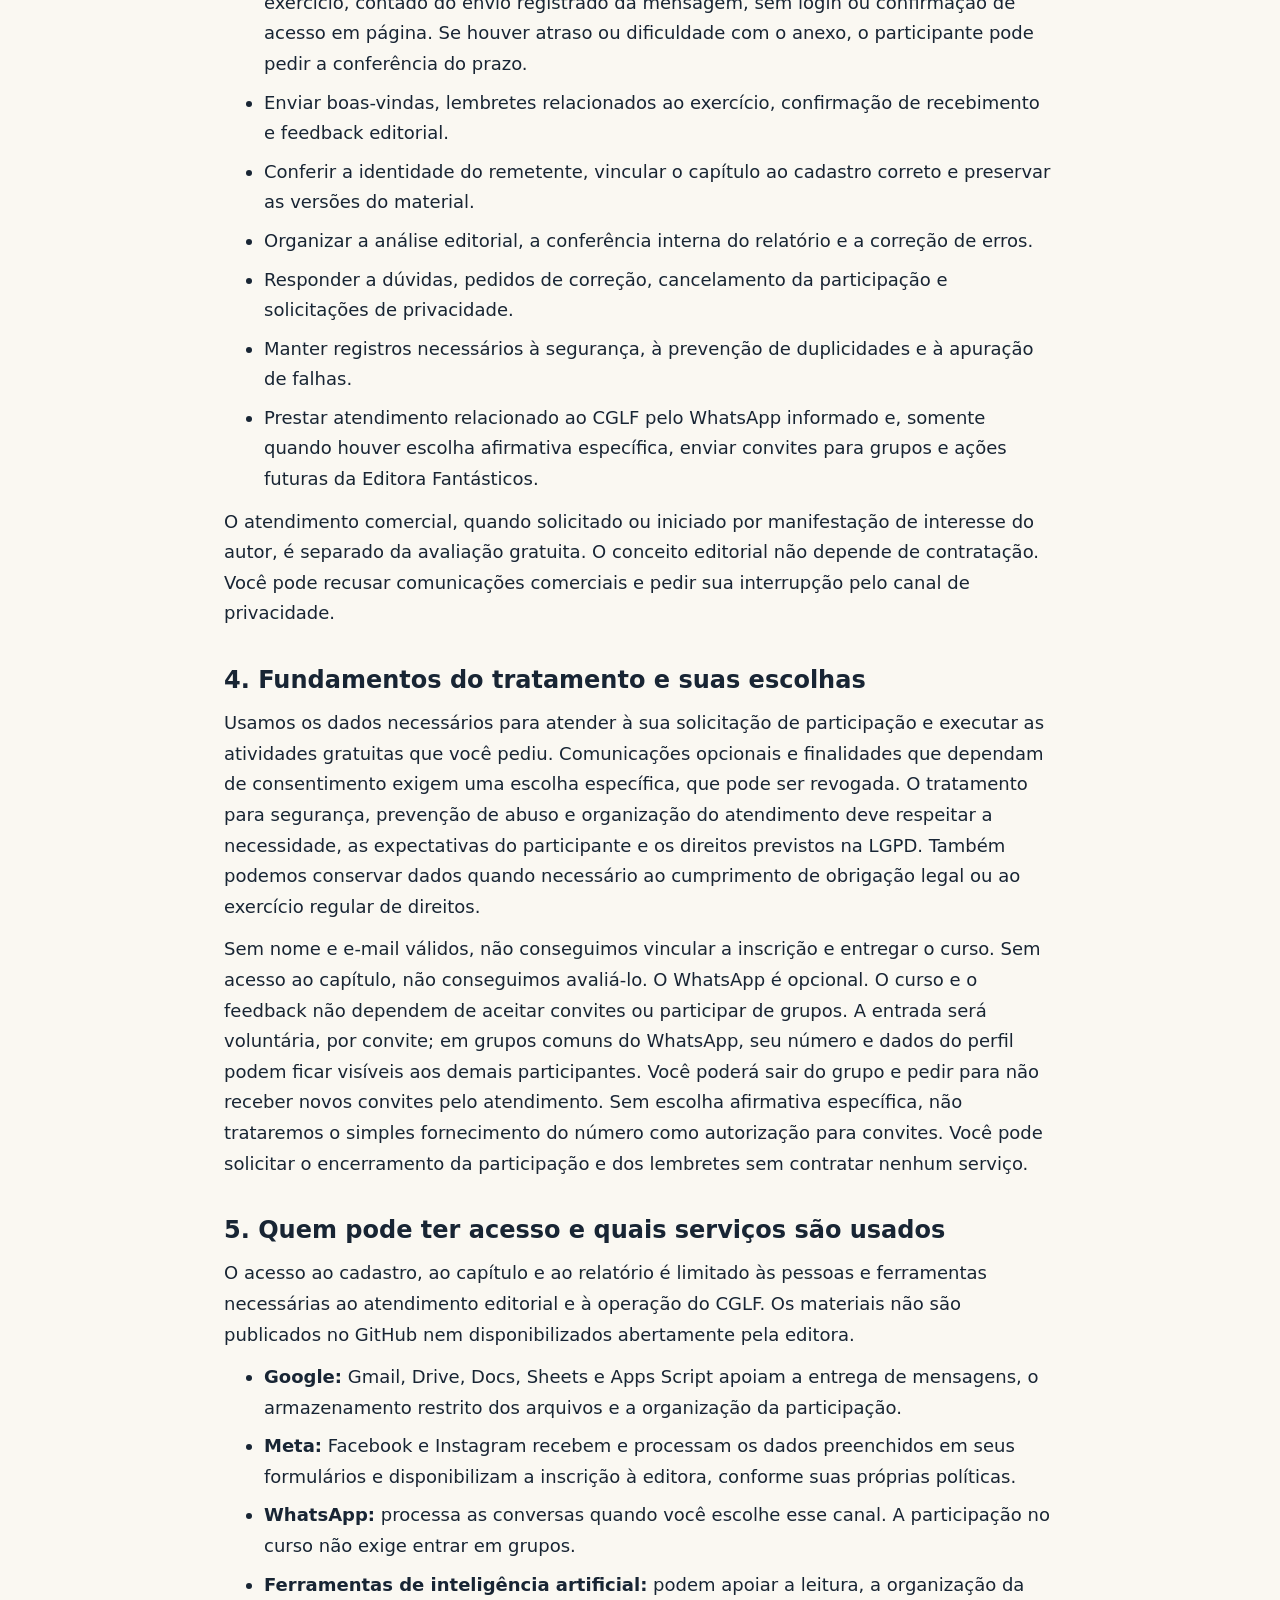
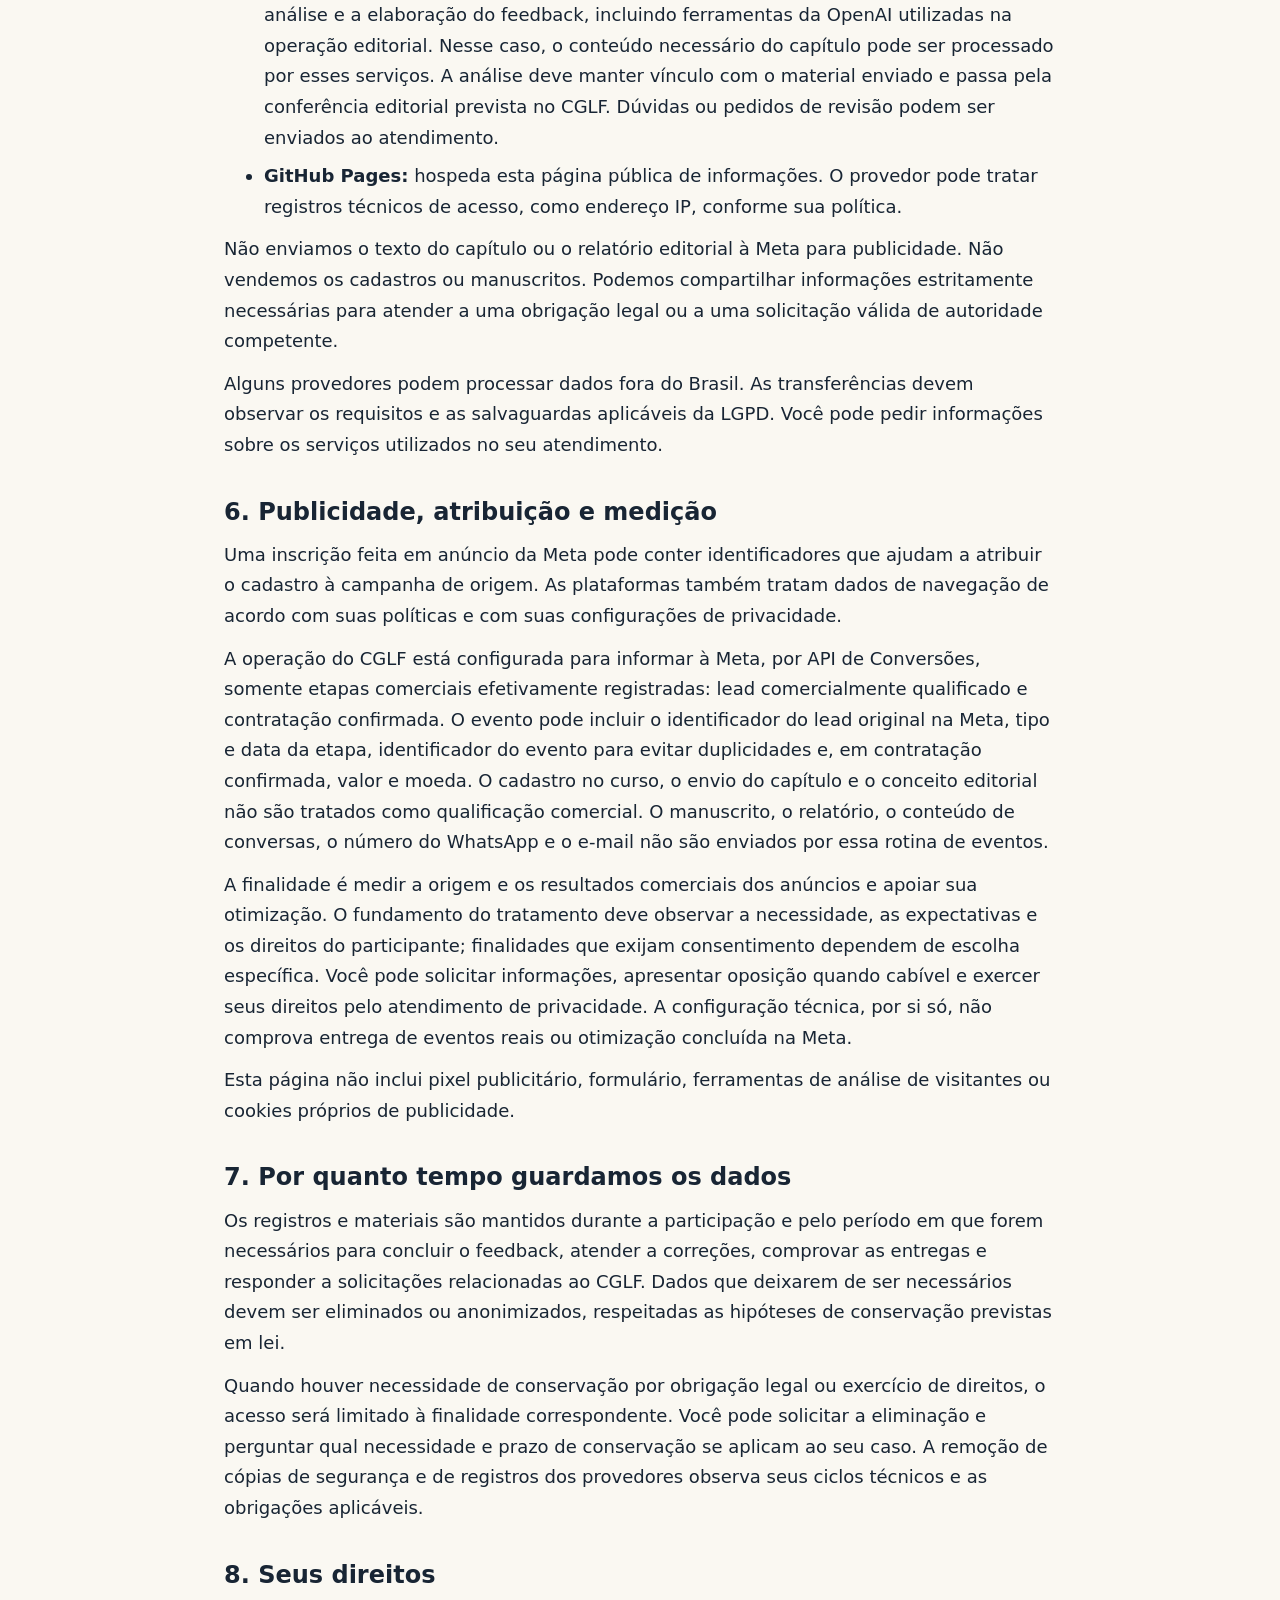
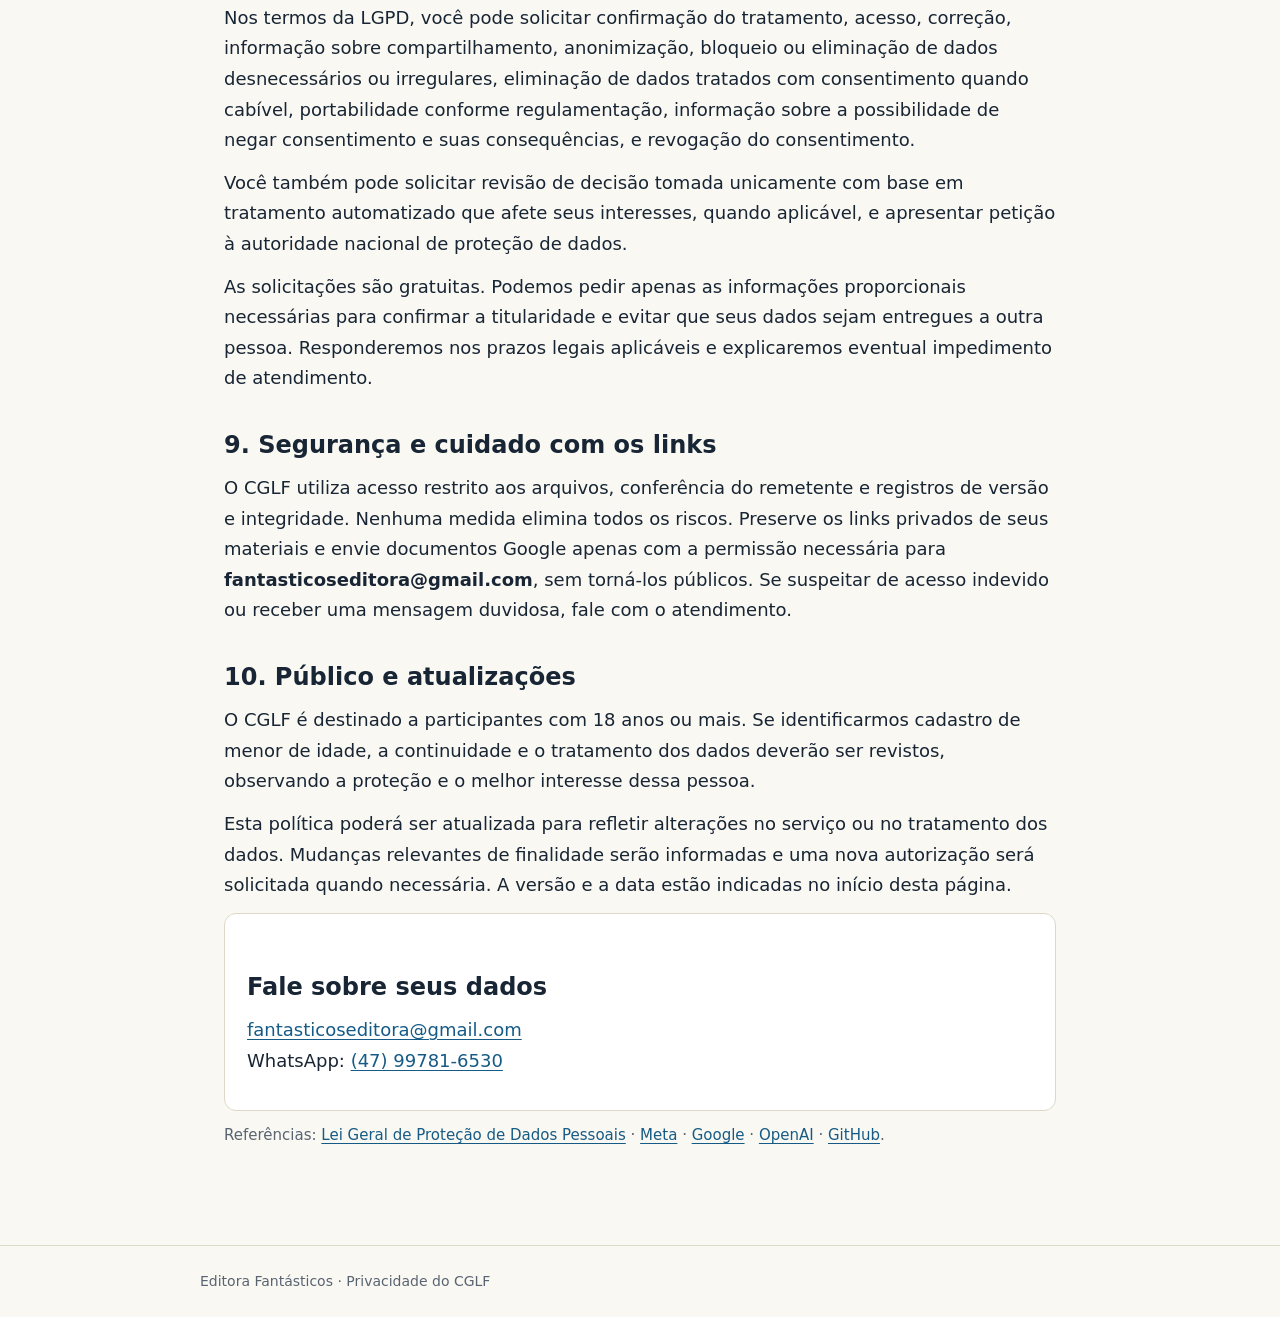
<file: cglf/privacidade.html>
<!doctype html>
<html lang="pt-BR">
<head>
<meta charset="utf-8">
<meta name="viewport" content="width=device-width,initial-scale=1">
<meta name="description" content="Como a Editora Fantásticos trata os dados de participantes do Curso Gratuito de Literatura Fantástica e do feedback editorial de capítulos.">
<meta name="referrer" content="no-referrer">
<title>Política de privacidade do CGLF | Editora Fantásticos</title>
<link rel="canonical" href="https://fantasticoseditora.github.io/editor-saymon-cesar/cglf/privacidade.html">
<style>
:root{color-scheme:light;--ink:#182534;--gold:#b08435;--paper:#faf8f2}*{box-sizing:border-box}body{margin:0;background:var(--paper);color:var(--ink);font:18px/1.7 system-ui,-apple-system,Segoe UI,sans-serif}header{background:#132231;color:white;padding:32px 24px;border-bottom:4px solid var(--gold)}.wrap{max-width:880px;margin:auto}.brand{display:flex;gap:18px;align-items:center}.brand img{width:68px;height:68px;object-fit:contain}.brand strong{display:block;letter-spacing:.09em;font-size:18px}.brand span{color:#e6cf9e;font-size:14px}main{max-width:880px;margin:36px auto;padding:0 24px 48px}h1{font-size:clamp(30px,5vw,46px);line-height:1.15;margin:18px 0}h2{font-size:24px;line-height:1.3;margin:36px 0 12px}p,ul{margin:12px 0}.meta{color:#596472;font-size:15px}.intro,.contact{background:#fff;border:1px solid #ded8c9;border-radius:12px;padding:22px}a{color:#165b85;text-underline-offset:3px}a:focus-visible{outline:3px solid var(--gold);outline-offset:4px}li{margin:8px 0}footer{border-top:1px solid #ded8c9;padding:24px;font-size:14px;color:#596472}@media(max-width:480px){body{font-size:17px}header{padding:24px 20px}main{padding:0 20px 36px}.intro,.contact{padding:18px}}@media print{header{background:white;color:#182534}a{color:inherit}.brand span{color:#596472}main{max-width:none}}
</style>
</head>
<body>
<header><div class="wrap brand"><img src="../assets/logo-leao-fantasticos.webp" alt="" width="68" height="68"><div><strong>EDITORA FANTÁSTICOS</strong><span>Curso Gratuito de Literatura Fantástica</span></div></div></header>
<main>
<p class="meta">CGLF · Versão 2026-10-17 · Atualizada em 17 de outubro de 2026</p>
<h1>Política de privacidade</h1>
<div class="intro"><p>Esta política explica como a <strong>Editora Fantásticos</strong>, responsável pelo CGLF, trata os dados da inscrição, da entrega do curso gratuito e do feedback editorial individual de capítulos. Ela se aplica ao CGLF e ao atendimento relacionado a essa participação.</p><p><strong>O curso e o feedback são gratuitos.</strong> A participação não exige contratação de serviços editoriais. Esta política não autoriza a publicação do seu manuscrito nem transfere seus direitos autorais.</p></div>
<h2>1. Quem é responsável e como falar conosco</h2>
<p>A Editora Fantásticos decide as finalidades do tratamento dos dados do CGLF e atende às solicitações de privacidade pelo e-mail <a href="mailto:fantasticoseditora@gmail.com">fantasticoseditora@gmail.com</a>. O atendimento também está disponível pelo WhatsApp <a href="https://wa.me/5547997816530" rel="noopener noreferrer">(47) 99781-6530</a>.</p>
<p>Para facilitar o atendimento, use o assunto “Privacidade CGLF” e informe o e-mail da sua inscrição. Não envie senha, código de acesso ou documento de identificação sem solicitação justificada.</p>
<h2>2. Quais dados recebemos</h2>
<ul>
<li><strong>Inscrição:</strong> nome, e-mail, gênero literário, estágio do livro e principal dificuldade de escrita que você informar.</li>
<li><strong>Origem da inscrição:</strong> identificadores do formulário, do lead e da campanha ou anúncio da Meta, quando a inscrição vier dessas plataformas.</li>
<li><strong>Participação:</strong> registro do envio do curso por e-mail, prazo do exercício, mensagens de serviço, recebimento do capítulo, versões enviadas, registros de integridade do arquivo e situação do atendimento.</li>
<li><strong>Material editorial:</strong> capítulo enviado em PDF, Word ou Google Docs, título e informações que você fornecer para a análise, relatório de feedback e correções solicitadas.</li>
<li><strong>Contato opcional:</strong> número do WhatsApp, quando você optar por informá-lo no formulário ou conversar por esse canal; sua escolha sobre receber convites para grupos e ações futuras; conteúdo das conversas e registros dessa escolha.</li>
</ul>
<p>Não solicitamos dados sensíveis, documentos pessoais ou dados de terceiros para a inscrição. Evite incluí-los em mensagens e manuscritos quando não forem necessários. Você pode usar personagens fictícios e retirar informações identificáveis de pessoas reais.</p>
<h2>3. Para que usamos esses dados</h2>
<ul>
<li>Registrar a inscrição e entregar o material solicitado.</li>
<li>Entregar o curso em PDF diretamente por e-mail e informar o prazo de sete dias para o exercício, contado do envio registrado da mensagem, sem login ou confirmação de acesso em página. Se houver atraso ou dificuldade com o anexo, o participante pode pedir a conferência do prazo.</li>
<li>Enviar boas-vindas, lembretes relacionados ao exercício, confirmação de recebimento e feedback editorial.</li>
<li>Conferir a identidade do remetente, vincular o capítulo ao cadastro correto e preservar as versões do material.</li>
<li>Organizar a análise editorial, a conferência interna do relatório e a correção de erros.</li>
<li>Responder a dúvidas, pedidos de correção, cancelamento da participação e solicitações de privacidade.</li>
<li>Manter registros necessários à segurança, à prevenção de duplicidades e à apuração de falhas.</li>
<li>Prestar atendimento relacionado ao CGLF pelo WhatsApp informado e, somente quando houver escolha afirmativa específica, enviar convites para grupos e ações futuras da Editora Fantásticos.</li>
</ul>
<p>O atendimento comercial, quando solicitado ou iniciado por manifestação de interesse do autor, é separado da avaliação gratuita. O conceito editorial não depende de contratação. Você pode recusar comunicações comerciais e pedir sua interrupção pelo canal de privacidade.</p>
<h2>4. Fundamentos do tratamento e suas escolhas</h2>
<p>Usamos os dados necessários para atender à sua solicitação de participação e executar as atividades gratuitas que você pediu. Comunicações opcionais e finalidades que dependam de consentimento exigem uma escolha específica, que pode ser revogada. O tratamento para segurança, prevenção de abuso e organização do atendimento deve respeitar a necessidade, as expectativas do participante e os direitos previstos na LGPD. Também podemos conservar dados quando necessário ao cumprimento de obrigação legal ou ao exercício regular de direitos.</p>
<p>Sem nome e e-mail válidos, não conseguimos vincular a inscrição e entregar o curso. Sem acesso ao capítulo, não conseguimos avaliá-lo. O WhatsApp é opcional. O curso e o feedback não dependem de aceitar convites ou participar de grupos. A entrada será voluntária, por convite; em grupos comuns do WhatsApp, seu número e dados do perfil podem ficar visíveis aos demais participantes. Você poderá sair do grupo e pedir para não receber novos convites pelo atendimento. Sem escolha afirmativa específica, não trataremos o simples fornecimento do número como autorização para convites. Você pode solicitar o encerramento da participação e dos lembretes sem contratar nenhum serviço.</p>
<h2>5. Quem pode ter acesso e quais serviços são usados</h2>
<p>O acesso ao cadastro, ao capítulo e ao relatório é limitado às pessoas e ferramentas necessárias ao atendimento editorial e à operação do CGLF. Os materiais não são publicados no GitHub nem disponibilizados abertamente pela editora.</p>
<ul>
<li><strong>Google:</strong> Gmail, Drive, Docs, Sheets e Apps Script apoiam a entrega de mensagens, o armazenamento restrito dos arquivos e a organização da participação.</li>
<li><strong>Meta:</strong> Facebook e Instagram recebem e processam os dados preenchidos em seus formulários e disponibilizam a inscrição à editora, conforme suas próprias políticas.</li>
<li><strong>WhatsApp:</strong> processa as conversas quando você escolhe esse canal. A participação no curso não exige entrar em grupos.</li>
<li><strong>Ferramentas de inteligência artificial:</strong> podem apoiar a leitura, a organização da análise e a elaboração do feedback, incluindo ferramentas da OpenAI utilizadas na operação editorial. Nesse caso, o conteúdo necessário do capítulo pode ser processado por esses serviços. A análise deve manter vínculo com o material enviado e passa pela conferência editorial prevista no CGLF. Dúvidas ou pedidos de revisão podem ser enviados ao atendimento.</li>
<li><strong>GitHub Pages:</strong> hospeda esta página pública de informações. O provedor pode tratar registros técnicos de acesso, como endereço IP, conforme sua política.</li>
</ul>
<p>Não enviamos o texto do capítulo ou o relatório editorial à Meta para publicidade. Não vendemos os cadastros ou manuscritos. Podemos compartilhar informações estritamente necessárias para atender a uma obrigação legal ou a uma solicitação válida de autoridade competente.</p>
<p>Alguns provedores podem processar dados fora do Brasil. As transferências devem observar os requisitos e as salvaguardas aplicáveis da LGPD. Você pode pedir informações sobre os serviços utilizados no seu atendimento.</p>
<h2>6. Publicidade, atribuição e medição</h2>
<p>Uma inscrição feita em anúncio da Meta pode conter identificadores que ajudam a atribuir o cadastro à campanha de origem. As plataformas também tratam dados de navegação de acordo com suas políticas e com suas configurações de privacidade.</p>
<p>A operação do CGLF está configurada para informar à Meta, por API de Conversões, somente etapas comerciais efetivamente registradas: lead comercialmente qualificado e contratação confirmada. O evento pode incluir o identificador do lead original na Meta, tipo e data da etapa, identificador do evento para evitar duplicidades e, em contratação confirmada, valor e moeda. O cadastro no curso, o envio do capítulo e o conceito editorial não são tratados como qualificação comercial. O manuscrito, o relatório, o conteúdo de conversas, o número do WhatsApp e o e-mail não são enviados por essa rotina de eventos.</p>
<p>A finalidade é medir a origem e os resultados comerciais dos anúncios e apoiar sua otimização. O fundamento do tratamento deve observar a necessidade, as expectativas e os direitos do participante; finalidades que exijam consentimento dependem de escolha específica. Você pode solicitar informações, apresentar oposição quando cabível e exercer seus direitos pelo atendimento de privacidade. A configuração técnica, por si só, não comprova entrega de eventos reais ou otimização concluída na Meta.</p>
<p>Esta página não inclui pixel publicitário, formulário, ferramentas de análise de visitantes ou cookies próprios de publicidade.</p>
<h2>7. Por quanto tempo guardamos os dados</h2>
<p>Os registros e materiais são mantidos durante a participação e pelo período em que forem necessários para concluir o feedback, atender a correções, comprovar as entregas e responder a solicitações relacionadas ao CGLF. Dados que deixarem de ser necessários devem ser eliminados ou anonimizados, respeitadas as hipóteses de conservação previstas em lei.</p>
<p>Quando houver necessidade de conservação por obrigação legal ou exercício de direitos, o acesso será limitado à finalidade correspondente. Você pode solicitar a eliminação e perguntar qual necessidade e prazo de conservação se aplicam ao seu caso. A remoção de cópias de segurança e de registros dos provedores observa seus ciclos técnicos e as obrigações aplicáveis.</p>
<h2>8. Seus direitos</h2>
<p>Nos termos da LGPD, você pode solicitar confirmação do tratamento, acesso, correção, informação sobre compartilhamento, anonimização, bloqueio ou eliminação de dados desnecessários ou irregulares, eliminação de dados tratados com consentimento quando cabível, portabilidade conforme regulamentação, informação sobre a possibilidade de negar consentimento e suas consequências, e revogação do consentimento.</p>
<p>Você também pode solicitar revisão de decisão tomada unicamente com base em tratamento automatizado que afete seus interesses, quando aplicável, e apresentar petição à autoridade nacional de proteção de dados.</p>
<p>As solicitações são gratuitas. Podemos pedir apenas as informações proporcionais necessárias para confirmar a titularidade e evitar que seus dados sejam entregues a outra pessoa. Responderemos nos prazos legais aplicáveis e explicaremos eventual impedimento de atendimento.</p>
<h2>9. Segurança e cuidado com os links</h2>
<p>O CGLF utiliza acesso restrito aos arquivos, conferência do remetente e registros de versão e integridade. Nenhuma medida elimina todos os riscos. Preserve os links privados de seus materiais e envie documentos Google apenas com a permissão necessária para <strong>fantasticoseditora@gmail.com</strong>, sem torná-los públicos. Se suspeitar de acesso indevido ou receber uma mensagem duvidosa, fale com o atendimento.</p>
<h2>10. Público e atualizações</h2>
<p>O CGLF é destinado a participantes com 18 anos ou mais. Se identificarmos cadastro de menor de idade, a continuidade e o tratamento dos dados deverão ser revistos, observando a proteção e o melhor interesse dessa pessoa.</p>
<p>Esta política poderá ser atualizada para refletir alterações no serviço ou no tratamento dos dados. Mudanças relevantes de finalidade serão informadas e uma nova autorização será solicitada quando necessária. A versão e a data estão indicadas no início desta página.</p>
<div class="contact" id="contato"><h2>Fale sobre seus dados</h2><p><a href="mailto:fantasticoseditora@gmail.com?subject=Privacidade%20CGLF">fantasticoseditora@gmail.com</a><br>WhatsApp: <a href="https://wa.me/5547997816530" rel="noopener noreferrer">(47) 99781-6530</a></p></div>
<p class="meta">Referências: <a href="https://www.planalto.gov.br/ccivil_03/_ato2015-2018/2018/lei/l13709.htm" rel="noopener noreferrer">Lei Geral de Proteção de Dados Pessoais</a> · <a href="https://www.facebook.com/privacy/policy/" rel="noopener noreferrer">Meta</a> · <a href="https://policies.google.com/privacy?hl=pt-BR" rel="noopener noreferrer">Google</a> · <a href="https://openai.com/policies/privacy-policy/" rel="noopener noreferrer">OpenAI</a> · <a href="https://docs.github.com/pt/site-policy/privacy-policies/github-general-privacy-statement" rel="noopener noreferrer">GitHub</a>.</p>
</main><footer><div class="wrap">Editora Fantásticos · Privacidade do CGLF</div></footer>
</body></html>
</file>
<file: operacao-livro-pronto/styles.css>
:root {
  --bg: #080807;
  --bg-soft: #0e0d0b;
  --panel: #14120e;
  --panel-2: #1b1710;
  --gold: #d7ae5b;
  --gold-light: #f2d58e;
  --gold-pale: #f8e6b7;
  --gold-dark: #9b6b20;
  --text: #f7f2e8;
  --muted: #c8c0b4;
  --dim: #928a7f;
  --line: rgba(215, 174, 91, .23);
  --line-strong: rgba(215, 174, 91, .52);
  --serif: "Cormorant Garamond", Georgia, serif;
  --sans: "Inter", system-ui, -apple-system, BlinkMacSystemFont, "Segoe UI", sans-serif;
  --shadow: 0 30px 80px rgba(0, 0, 0, .42);
}

* { box-sizing: border-box; }
html { scroll-behavior: smooth; scroll-padding-top: 86px; }
body { margin: 0; overflow-x: hidden; background: var(--bg); color: var(--text); font-family: var(--sans); font-size: 17px; line-height: 1.72; }
img { display: block; max-width: 100%; height: auto; }
a { color: inherit; text-decoration: none; }
button { font: inherit; }
button, a { -webkit-tap-highlight-color: transparent; }
strong { font-weight: 700; }
.svg-sprite { position: absolute; width: 0; height: 0; overflow: hidden; }
.icon, .inline-icon { fill: none; stroke: currentColor; stroke-width: 1.6; stroke-linecap: round; stroke-linejoin: round; }
.icon { width: 32px; height: 32px; flex: 0 0 auto; }
.inline-icon { width: 1.15em; height: 1.15em; vertical-align: -.18em; }
.container { width: min(1160px, calc(100% - 44px)); margin-inline: auto; }
.skip-link { position: fixed; left: 16px; top: -80px; z-index: 1000; padding: 10px 14px; border-radius: 6px; background: var(--gold-light); color: #12100c; }
.skip-link:focus { top: 16px; }
.kicker, .eyebrow { margin: 0; color: var(--gold-light); font-size: .76rem; font-weight: 800; letter-spacing: .17em; text-transform: uppercase; }
.reveal { opacity: 1; transform: none; }
.js .reveal { opacity: 0; transform: translateY(16px); transition: opacity .58s ease, transform .58s ease; }
.js .reveal.visible { opacity: 1; transform: none; }

.site-header { position: sticky; top: 0; z-index: 100; border-bottom: 1px solid var(--line); background: rgba(8, 8, 7, .93); backdrop-filter: blur(16px); }
.header-inner { min-height: 78px; display: flex; align-items: center; justify-content: space-between; gap: 20px; }
.brand { display: inline-flex; align-items: center; gap: 11px; min-width: 0; }
.brand img { width: 48px; height: 48px; border-radius: 50%; object-fit: cover; }
.brand span { min-width: 0; }
.brand strong { display: block; color: var(--gold); font-size: .62rem; line-height: 1; letter-spacing: .3em; }
.brand small { display: block; margin-top: 5px; color: var(--text); font: 700 1.22rem/1 var(--serif); letter-spacing: .07em; }
.header-link { color: #ddd5c8; font-size: .78rem; font-weight: 700; letter-spacing: .04em; }
.header-link:hover, .header-link:focus-visible, .text-link:hover, .text-link:focus-visible { color: var(--gold-light); }

.hero { position: relative; isolation: isolate; overflow: hidden; min-height: calc(100svh - 78px); display: grid; align-items: center; padding: 62px 0 72px; background: radial-gradient(circle at 73% 28%, rgba(215, 174, 91, .15), transparent 30%), linear-gradient(135deg, #070706, #121008 62%, #080807); }
.hero::before { content: ""; position: absolute; inset: 0; z-index: -2; background: linear-gradient(90deg, rgba(8,8,7,.04), rgba(8,8,7,.55)); }
.hero-grid-pattern, .offer-lines, .final-lines { position: absolute; inset: 0; z-index: -1; opacity: .055; background-image: linear-gradient(var(--gold) 1px, transparent 1px), linear-gradient(90deg, var(--gold) 1px, transparent 1px); background-size: 80px 80px; }
.hero-layout { display: grid; grid-template-columns: minmax(0, 1.05fr) minmax(340px, .75fr); gap: 66px; align-items: center; }
.eyebrow { display: flex; align-items: center; gap: 10px; }
.eyebrow span { width: 34px; height: 1px; background: var(--gold); }
.hero h1 { max-width: 760px; margin: 18px 0 24px; font: 600 clamp(3.7rem, 6.8vw, 6.5rem)/.88 var(--serif); letter-spacing: -.042em; }
.hero h1 em { display: block; margin-top: .09em; color: var(--gold); font-style: normal; }
.hero-lead { max-width: 710px; margin: 0 0 28px; color: #dfd8cc; font-size: clamp(1.04rem, 1.6vw, 1.23rem); line-height: 1.65; }
.hero-points { list-style: none; display: grid; grid-template-columns: repeat(3, minmax(0, 1fr)); gap: 10px; margin: 0 0 28px; padding: 0; }
.hero-points li { min-height: 100px; display: flex; flex-direction: column; gap: 11px; padding: 15px; border: 1px solid var(--line); background: rgba(255,255,255,.022); color: #e4ddd1; font-size: .78rem; font-weight: 700; line-height: 1.4; }
.hero-points .icon { width: 25px; height: 25px; color: var(--gold-light); }
.button { min-height: 58px; display: inline-flex; align-items: center; justify-content: center; padding: 14px 24px; border: 1px solid var(--gold); border-radius: 5px; background: transparent; color: #fff; font-size: .79rem; font-weight: 800; line-height: 1.2; letter-spacing: .055em; text-align: center; text-transform: uppercase; cursor: pointer; transition: transform .2s ease, box-shadow .2s ease, filter .2s ease; }
.button:hover, .button:focus-visible { transform: translateY(-2px); box-shadow: 0 14px 32px rgba(0,0,0,.28); }
.button:focus-visible, summary:focus-visible, a:focus-visible { outline: 2px solid var(--gold-light); outline-offset: 4px; }
.button-gold { border-color: transparent; background: linear-gradient(135deg, var(--gold-light), var(--gold)); color: #181209; }
.button-gold:hover { filter: brightness(1.05); }
.deadline-note { max-width: 720px; margin: 14px 0 0; color: var(--dim); font-size: .72rem; line-height: 1.5; }
.checkout-status { max-width: 720px; margin: 14px 0 0; padding: 11px 13px; border-left: 2px solid var(--gold); background: rgba(215,174,91,.08); color: var(--gold-pale); font-size: .76rem; line-height: 1.5; }

.hero-visual { position: relative; min-height: 570px; border: 1px solid var(--line-strong); background: radial-gradient(circle at 50% 40%, rgba(215,174,91,.09), transparent 52%), #0d0b08; box-shadow: var(--shadow); }
.hero-visual::before, .hero-visual::after { content: ""; position: absolute; width: 52px; height: 52px; pointer-events: none; }
.hero-visual::before { left: -1px; top: -1px; border-left: 3px solid var(--gold); border-top: 3px solid var(--gold); }
.hero-visual::after { right: -1px; bottom: -1px; border-right: 3px solid var(--gold); border-bottom: 3px solid var(--gold); }
.visual-label { position: absolute; left: 24px; top: 22px; color: var(--gold-light); font-size: .66rem; font-weight: 800; letter-spacing: .16em; }
.manuscript { position: absolute; left: 7%; top: 23%; width: 43%; aspect-ratio: .72; padding: 30px 25px; transform: rotate(-6deg); border: 1px solid rgba(215,174,91,.3); background: #eee8db; box-shadow: 0 24px 45px rgba(0,0,0,.42); }
.manuscript::before { content: ""; position: absolute; left: 14%; top: 16%; bottom: 11%; width: 1px; background: rgba(139,83,46,.12); }
.manuscript-kicker { display: block; margin-bottom: 34px; color: #584d3e; font: 700 .58rem/1 var(--sans); letter-spacing: .16em; }
.text-line { display: block; height: 4px; margin: 14px 0; background: rgba(61,52,40,.3); }
.w90 { width: 90%; } .w86 { width: 86%; } .w82 { width: 82%; } .w76 { width: 76%; } .w70 { width: 70%; } .w64 { width: 64%; }
.visual-arrow { position: absolute; left: 45%; top: 47%; z-index: 4; width: 54px; height: 54px; display: grid; place-items: center; border: 1px solid var(--line-strong); border-radius: 50%; background: #0c0b09; color: var(--gold); }
.visual-arrow .icon { width: 23px; height: 23px; }
.book-object { position: absolute; right: 8%; top: 20%; width: 45%; height: 60%; transform: rotate(5deg); perspective: 900px; filter: drop-shadow(0 28px 35px rgba(0,0,0,.5)); }
.book-cover { position: absolute; inset: 0; display: flex; flex-direction: column; align-items: center; justify-content: center; padding: 24px; border: 1px solid var(--gold-light); background: radial-gradient(circle at 50% 18%, rgba(242,213,142,.16), transparent 26%), linear-gradient(145deg, #161008, #090806 70%); color: var(--gold-pale); text-align: center; }
.book-cover::after { content: ""; position: absolute; inset: 9px; border: 1px solid rgba(215,174,91,.32); pointer-events: none; }
.book-cover img { width: 74px; height: 74px; margin-bottom: 20px; border-radius: 50%; object-fit: cover; }
.book-mini { color: var(--gold); font-size: .55rem; font-weight: 800; letter-spacing: .22em; }
.book-cover strong { margin-top: 8px; font: 600 2rem/.87 var(--serif); letter-spacing: .02em; }
.book-rule { width: 38px; height: 1px; margin: 17px 0 12px; background: var(--gold); }
.book-cover small { color: #c9b88f; font-size: .55rem; letter-spacing: .1em; text-transform: uppercase; }
.book-spine { position: absolute; left: -13px; top: 3%; bottom: 3%; width: 14px; transform: skewY(-25deg); background: linear-gradient(90deg, #4d3619, #b17b2e); }
.visual-seal { position: absolute; right: 20px; bottom: 20px; z-index: 6; width: 95px; height: 95px; display: grid; align-content: center; justify-items: center; border: 1px solid var(--gold); border-radius: 50%; background: rgba(8,8,7,.93); color: var(--gold-light); font: 600 2.5rem/.8 var(--serif); }
.visual-seal span { margin-top: 9px; font: 800 .52rem/1 var(--sans); letter-spacing: .13em; }

section { padding: 96px 0; }
.ruled { border-block: 1px solid var(--line); }
.split-section { display: grid; grid-template-columns: minmax(0,.94fr) minmax(0,1.06fr); gap: 82px; align-items: start; }
.split-section h2, .section-heading h2, .timeline-intro h2, .qual-card h2, .difference-box h2, .offer-heading h2, .conditions-heading h2, .faq-heading h2 { margin: 13px 0 0; font: 600 clamp(2.7rem, 4.8vw, 4.8rem)/.94 var(--serif); letter-spacing: -.033em; }
.body-copy { color: #d5cec3; }
.body-copy > p:first-child { margin-top: 0; }
.word-rail { display: flex; flex-wrap: wrap; gap: 7px; margin: 25px 0; }
.word-rail span { padding: 7px 10px; border: 1px solid var(--line); color: var(--gold-pale); font-size: .79rem; font-weight: 700; }

.transformation { background: linear-gradient(180deg, #0d0c0a, #090908); }
.section-heading { max-width: 880px; margin-bottom: 44px; }
.flow { display: grid; grid-template-columns: 1fr 56px 1fr 56px 1fr; align-items: stretch; }
.flow article { min-height: 280px; padding: 30px; border: 1px solid var(--line); background: linear-gradient(145deg, rgba(255,255,255,.032), transparent); }
.flow-index { color: var(--gold-dark); font: 600 1.2rem/1 var(--serif); }
.flow h3 { margin: 62px 0 16px; color: var(--gold-light); font: 700 1rem/1.2 var(--sans); letter-spacing: .1em; }
.flow p, .flow ul { margin: 0; color: var(--muted); font-size: .92rem; }
.flow ul { padding-left: 18px; }
.flow-arrow { display: grid; place-items: center; color: var(--gold); }
.flow-arrow .icon { width: 22px; height: 22px; }

.included { background: #0b0a09; }
.deliverables-grid { display: grid; grid-template-columns: repeat(3, minmax(0, 1fr)); border-left: 1px solid var(--line); border-top: 1px solid var(--line); }
.deliverable { min-height: 280px; padding: 30px; border-right: 1px solid var(--line); border-bottom: 1px solid var(--line); background: linear-gradient(150deg, rgba(215,174,91,.05), transparent 42%); }
.deliverable .icon { color: var(--gold-light); }
.deliverable h3 { margin: 62px 0 13px; font: 600 1.75rem/1.06 var(--serif); }
.deliverable p { margin: 0; color: var(--muted); font-size: .9rem; line-height: 1.62; }

.timeline-section { background: radial-gradient(circle at 20% 28%, rgba(215,174,91,.1), transparent 29%), #0e0c09; }
.timeline-layout { display: grid; grid-template-columns: minmax(300px,.76fr) minmax(0,1.24fr); gap: 80px; align-items: start; }
.timeline-intro { position: sticky; top: 110px; }
.fifteen { display: flex; align-items: flex-end; gap: 12px; margin: 18px 0 23px; color: var(--gold); }
.fifteen span { font: 600 clamp(7rem, 13vw, 11rem)/.67 var(--serif); letter-spacing: -.06em; }
.fifteen small { padding-bottom: 5px; font-size: .65rem; font-weight: 800; letter-spacing: .14em; }
.timeline-intro p:last-child { color: var(--muted); }
.timeline { list-style: none; margin: 0; padding: 0; border-top: 1px solid var(--line); }
.timeline li { display: grid; grid-template-columns: 55px 1fr; gap: 20px; padding: 26px 0; border-bottom: 1px solid var(--line); }
.timeline > li > span { color: var(--gold); font: 600 1.2rem/1 var(--serif); }
.timeline h3 { margin: 0 0 7px; color: var(--gold-light); font-size: .79rem; letter-spacing: .1em; }
.timeline p { margin: 0; color: var(--muted); font-size: .92rem; }
.deadline-box { display: grid; grid-template-columns: 48px 1fr; gap: 21px; margin-top: 64px; padding: 30px; border: 1px solid var(--line-strong); background: rgba(8,8,7,.58); }
.deadline-box .icon { color: var(--gold); }
.deadline-box h3 { margin: 0 0 12px; font: 600 1.75rem/1 var(--serif); }
.deadline-box p { margin: 9px 0 0; color: var(--muted); font-size: .9rem; }

.sales-break { position: relative; overflow: hidden; border-block: 1px solid var(--line-strong); background: linear-gradient(120deg, #0b0906, #171109 48%, #090807); }
.sales-glow { position: absolute; inset: -60% auto -60% 52%; width: 50%; background: radial-gradient(circle, rgba(215,174,91,.17), transparent 62%); pointer-events: none; }
.sales-grid { display: grid; grid-template-columns: 1fr 1fr; gap: 76px; position: relative; }
.sales-grid h2 { margin: 15px 0 0; font: 600 clamp(4rem, 7.6vw, 7.2rem)/.84 var(--serif); letter-spacing: -.045em; }
.sales-grid h2 em { display: block; color: var(--gold); font-style: normal; }
.sales-grid p { color: var(--muted); }
.sales-lead { margin-top: 0; color: var(--text) !important; font-size: 1.16rem; font-weight: 600; }
.sales-grid blockquote { display: grid; gap: 4px; margin: 30px 0 0; padding: 22px 0 0; border-top: 1px solid var(--line-strong); font: 600 clamp(1.7rem, 3vw, 2.45rem)/1.04 var(--serif); }
.sales-grid blockquote strong { color: var(--gold-light); }

.platforms { background: #090908; }
.platform-grid { display: grid; grid-template-columns: 1fr 1fr; gap: 18px; }
.platform-grid article { min-height: 300px; padding: 34px; border: 1px solid var(--line); background: linear-gradient(145deg, rgba(255,255,255,.035), transparent); }
.platform-label { color: var(--gold); font-size: .72rem; font-weight: 800; letter-spacing: .18em; }
.platform-grid h3 { margin: 65px 0 13px; font: 600 2.5rem/1 var(--serif); }
.platform-grid p { max-width: 450px; margin: 0; color: var(--muted); }
.platform-note { margin: 20px 0 0; color: var(--dim); font-size: .78rem; }

.qualification { background: #0d0c0a; }
.qualification-grid { display: grid; grid-template-columns: 1fr 1fr; gap: 18px; }
.qual-card { padding: 38px; border: 1px solid var(--line); background: #0c0b09; }
.qual-card.positive { border-color: var(--line-strong); background: radial-gradient(circle at 12% 10%, rgba(215,174,91,.11), transparent 35%), #0c0b09; }
.qual-card h2 { font-size: clamp(2.35rem, 4vw, 3.7rem); }
.check-list, .neutral-list { list-style: none; margin: 30px 0 0; padding: 0; }
.check-list li, .neutral-list li { position: relative; padding: 12px 0 12px 33px; border-bottom: 1px solid rgba(215,174,91,.1); color: #d8d0c5; font-size: .9rem; }
.check-list li::before { content: "✓"; position: absolute; left: 0; top: 11px; color: var(--gold-light); font-weight: 800; }
.neutral-list li::before { content: "—"; position: absolute; left: 0; top: 11px; color: var(--gold-dark); font-weight: 800; }

.different { background: #080807; }
.difference-box { display: grid; grid-template-columns: 150px 1fr; gap: 48px; padding: 48px; border: 1px solid var(--line-strong); background: linear-gradient(135deg, rgba(215,174,91,.08), transparent 38%), var(--panel); box-shadow: var(--shadow); }
.difference-mark { color: rgba(215,174,91,.33); font: 600 8rem/.75 var(--serif); }
.difference-box p:not(.kicker) { max-width: 820px; color: var(--muted); }
.difference-box strong { color: var(--text); }
.text-link { display: inline-flex; align-items: center; gap: 7px; margin-top: 10px; color: var(--gold-light); font-size: .82rem; font-weight: 800; }

.offer { position: relative; isolation: isolate; overflow: hidden; border-block: 1px solid var(--line); background: radial-gradient(circle at 72% 42%, rgba(215,174,91,.14), transparent 28%), #0c0a07; }
.offer-layout { display: grid; grid-template-columns: minmax(0,.8fr) minmax(360px,.72fr); gap: 82px; align-items: center; }
.offer-heading p:last-child { max-width: 560px; color: var(--muted); }
.offer-card { position: relative; padding: 38px; border: 1px solid var(--gold); background: linear-gradient(145deg, #19140c, #0b0906 68%); box-shadow: var(--shadow); }
.offer-card::before { content: ""; position: absolute; inset: 9px; border: 1px solid rgba(215,174,91,.2); pointer-events: none; }
.offer-top { position: relative; z-index: 1; border-bottom: 1px solid var(--line); padding-bottom: 23px; }
.offer-top p { margin: 0; color: var(--gold); font-size: .68rem; font-weight: 800; letter-spacing: .22em; }
.offer-top h3 { margin: 5px 0 0; font: 600 2.5rem/.95 var(--serif); }
.offer-list { list-style: none; position: relative; z-index: 1; display: grid; gap: 8px; margin: 24px 0 0; padding: 0; }
.offer-list li { display: flex; align-items: center; gap: 9px; color: #ddd4c6; font-size: .86rem; }
.offer-list .inline-icon { color: var(--gold-light); }
.price { position: relative; z-index: 1; display: grid; margin: 30px 0 25px; padding-top: 24px; border-top: 1px solid var(--line); }
.price small { color: var(--muted); font-size: .68rem; font-weight: 700; letter-spacing: .08em; text-transform: uppercase; }
.price strong { color: var(--gold-light); font: 600 clamp(4.8rem, 8vw, 7rem)/.85 var(--serif); letter-spacing: -.05em; }
.price strong span { font-size: .29em; letter-spacing: 0; vertical-align: top; }
.button-wide { position: relative; z-index: 1; width: 100%; }
.offer-promise { position: relative; z-index: 1; margin: 20px 0 0; color: var(--gold-pale); font: 600 1.36rem/1.1 var(--serif); }

.conditions { background: #0d0c0a; }
.conditions-layout { display: grid; grid-template-columns: minmax(270px,.68fr) minmax(0,1.32fr); gap: 80px; align-items: start; }
.conditions-heading { position: sticky; top: 110px; }
.conditions-list { border-top: 1px solid var(--line); }
.conditions-list > div { display: grid; grid-template-columns: 54px 1fr; gap: 18px; padding: 23px 0; border-bottom: 1px solid var(--line); }
.conditions-list span { color: var(--gold-dark); font: 600 1.15rem/1 var(--serif); }
.conditions-list p { margin: 0; color: #d5cec4; font-size: .92rem; }
.operational-limits { grid-column: 2; padding: 22px; border: 1px solid var(--line); background: rgba(215,174,91,.045); }
.operational-limits h3 { margin: 0 0 12px; color: var(--gold-light); font: 600 1.45rem/1.1 var(--serif); }
.operational-limits ul { margin: 0; padding-left: 20px; color: var(--muted); font-size: .86rem; }

.faq { background: #090908; }
.faq-layout { display: grid; grid-template-columns: minmax(280px,.68fr) minmax(0,1.32fr); gap: 80px; align-items: start; }
.faq-heading { position: sticky; top: 110px; }
.faq-heading p:last-child { color: var(--muted); }
.faq-list { border-top: 1px solid var(--line); }
.faq-list details { border-bottom: 1px solid var(--line); }
.faq-list summary { list-style: none; position: relative; padding: 24px 48px 24px 0; color: #eee7dc; font-size: .97rem; font-weight: 700; cursor: pointer; }
.faq-list summary::-webkit-details-marker { display: none; }
.faq-list summary::after { content: "+"; position: absolute; right: 4px; top: 50%; transform: translateY(-50%); color: var(--gold); font: 500 1.8rem/1 var(--serif); }
.faq-list details[open] summary::after { content: "−"; }
.faq-list details > div { padding: 0 44px 23px 0; color: var(--muted); font-size: .9rem; }
.faq-list details > div p { margin: 0 0 9px; }
.faq-list details > div p:last-child { margin-bottom: 0; }

.final-cta { position: relative; isolation: isolate; overflow: hidden; padding: 114px 0; border-top: 1px solid var(--line-strong); background: radial-gradient(circle at 50% 35%, rgba(215,174,91,.15), transparent 29%), linear-gradient(135deg, #120d06, #070706 62%); }
.final-content { max-width: 860px; text-align: center; }
.final-content > img { width: 82px; height: 82px; margin: 0 auto 22px; border-radius: 50%; object-fit: cover; }
.final-content .kicker { display: block; }
.final-content h2 { margin: 13px 0 0; font: 600 clamp(4rem, 7vw, 6.8rem)/.86 var(--serif); letter-spacing: -.045em; }
.final-content h3 { margin: 17px 0 22px; color: var(--gold); font: 600 clamp(2rem, 3.8vw, 3.2rem)/1 var(--serif); }
.final-content > p:not(.kicker):not(.deadline-note):not(.checkout-status) { max-width: 700px; margin: 0 auto; color: var(--muted); }
.final-price { display: flex; align-items: baseline; justify-content: center; gap: 12px; margin: 27px 0 23px; }
.final-price strong { color: var(--gold-light); font: 600 3.2rem/1 var(--serif); }
.final-price span { color: var(--muted); font-size: .75rem; text-transform: uppercase; letter-spacing: .08em; }
.final-content .deadline-note, .final-content .checkout-status { margin-inline: auto; }
.final-content .checkout-status { text-align: left; }

.site-footer { padding: 30px 0; border-top: 1px solid var(--line); background: #060606; }
.footer-inner { display: flex; align-items: center; justify-content: space-between; gap: 22px; }
.footer-brand { display: flex; align-items: center; gap: 12px; }
.footer-brand img { width: 42px; height: 42px; border-radius: 50%; object-fit: cover; }
.footer-brand strong { display: block; font: 600 1.12rem/1 var(--serif); }
.footer-brand span { display: block; margin-top: 5px; color: var(--dim); font-size: .66rem; }
.site-footer p { margin: 0; color: var(--dim); font-size: .7rem; }

.mobile-cta { position: fixed; left: 0; right: 0; bottom: 0; z-index: 120; padding: 9px 12px max(9px, env(safe-area-inset-bottom)); border-top: 1px solid var(--line-strong); background: rgba(7,7,6,.94); backdrop-filter: blur(14px); box-shadow: 0 -14px 40px rgba(0,0,0,.35); }
.mobile-cta .button { width: 100%; min-height: 50px; }

@media (max-width: 980px) {
  .hero { min-height: auto; }
  .hero-layout, .split-section, .timeline-layout, .sales-grid, .offer-layout, .conditions-layout, .faq-layout { grid-template-columns: 1fr; gap: 45px; }
  .hero-visual { min-height: 540px; }
  .timeline-intro, .conditions-heading, .faq-heading { position: static; }
  .deliverables-grid { grid-template-columns: repeat(2, minmax(0,1fr)); }
  .flow { grid-template-columns: 1fr; }
  .flow-arrow { min-height: 54px; transform: rotate(90deg); }
  .sales-glow { inset: 40% -30% -40% 20%; width: 100%; }
  .qualification-grid { grid-template-columns: 1fr; }
  .difference-box { grid-template-columns: 100px 1fr; }
  .operational-limits { grid-column: 1; }
}

@media (max-width: 700px) {
  body { font-size: 16px; padding-bottom: 0; }
  .container { width: min(100% - 30px, 1160px); }
  .header-inner { min-height: 68px; }
  .brand img { width: 42px; height: 42px; }
  .brand strong { font-size: .54rem; }
  .brand small { font-size: 1.08rem; }
  .header-link { font-size: .69rem; }

  .hero { min-height: auto; padding: 36px 0 46px; }
  .hero-layout { gap: 34px; }
  .hero h1 { margin-top: 13px; font-size: clamp(3rem, 13vw, 4.4rem); line-height: .89; }
  .hero-lead { margin-bottom: 20px; font-size: .98rem; line-height: 1.58; }
  .hero-points { grid-template-columns: 1fr; gap: 7px; margin-bottom: 21px; }
  .hero-points li { min-height: auto; flex-direction: row; align-items: center; padding: 11px 12px; font-size: .73rem; }
  .hero-points .icon { width: 21px; height: 21px; }
  .hero .button { width: 100%; }
  .deadline-note { font-size: .68rem; }
  .hero-visual { min-height: 440px; }
  .visual-label { left: 18px; top: 17px; }
  .manuscript { left: 4%; top: 24%; width: 45%; padding: 24px 18px; }
  .visual-arrow { left: 43%; width: 46px; height: 46px; }
  .book-object { right: 5%; top: 22%; width: 46%; height: 56%; }
  .book-cover { padding: 18px; }
  .book-cover img { width: 58px; height: 58px; margin-bottom: 14px; }
  .book-cover strong { font-size: 1.62rem; }
  .visual-seal { right: 14px; bottom: 14px; width: 78px; height: 78px; font-size: 2rem; }

  section { padding: 72px 0; }
  .split-section h2, .section-heading h2, .timeline-intro h2, .difference-box h2, .offer-heading h2, .conditions-heading h2, .faq-heading h2 { font-size: clamp(2.45rem, 11vw, 3.5rem); }
  .word-rail { gap: 5px; }
  .word-rail span { font-size: .72rem; }
  .section-heading { margin-bottom: 30px; }
  .flow article { min-height: 230px; padding: 24px; }
  .flow h3 { margin-top: 45px; }
  .deliverables-grid { grid-template-columns: 1fr; }
  .deliverable { min-height: 235px; padding: 24px; }
  .deliverable h3 { margin-top: 45px; }
  .fifteen span { font-size: 7rem; }
  .timeline li { grid-template-columns: 42px 1fr; gap: 12px; }
  .deadline-box { grid-template-columns: 1fr; margin-top: 42px; padding: 24px; }
  .sales-grid h2 { font-size: clamp(4rem, 18vw, 5.7rem); }
  .platform-grid { grid-template-columns: 1fr; }
  .platform-grid article { min-height: 240px; padding: 25px; }
  .platform-grid h3 { margin-top: 48px; }
  .qual-card { padding: 27px 24px; }
  .qual-card h2 { font-size: 2.55rem; }
  .difference-box { grid-template-columns: 1fr; gap: 15px; padding: 27px 23px; }
  .difference-mark { font-size: 5.5rem; }
  .offer-card { padding: 29px 23px; }
  .price strong { font-size: 5.4rem; }
  .conditions-list > div { grid-template-columns: 42px 1fr; }
  .faq-list summary { padding: 20px 42px 20px 0; font-size: .9rem; }
  .faq-list details > div { padding-right: 24px; }
  .final-cta { padding: 82px 0 94px; }
  .final-content h2 { font-size: clamp(3.7rem, 16vw, 5.4rem); }
  .final-price { flex-direction: column; align-items: center; gap: 5px; }
  .final-content .button { width: 100%; }
  .footer-inner { align-items: flex-start; flex-direction: column; }
  .footer-brand span { max-width: 240px; line-height: 1.35; }

  .mobile-cta:not([hidden]) { display: block; }
  body.mobile-cta-visible { padding-bottom: 72px; }
}

@media (max-width: 390px) {
  .container { width: min(100% - 26px, 1160px); }
  .header-link { display: none; }
  .hero h1 { font-size: 3.15rem; }
  .hero-visual { min-height: 405px; }
  .book-cover strong { font-size: 1.4rem; }
  .visual-seal { width: 70px; height: 70px; }
  .qual-card h2 { font-size: 2.3rem; }
  .price strong { font-size: 4.75rem; }
  .button { padding-inline: 16px; font-size: .73rem; }
}

@media (prefers-reduced-motion: reduce) {
  html { scroll-behavior: auto; }
  *, *::before, *::after { transition-duration: .01ms !important; animation-duration: .01ms !important; animation-iteration-count: 1 !important; }
}
</file>
<file: formulario.css>
:root{--bg:#0d0c0a;--paper:#f4efe5;--ink:#19140f;--gold:#d8b56a;--gold2:#f0cf7a;--line:rgba(216,181,106,.3);--serif:"Cormorant Garamond",Georgia,serif;--sans:"Inter",system-ui,sans-serif}*{box-sizing:border-box}body{margin:0;background:linear-gradient(150deg,#0d0c0a,#17120d);color:#fff;font-family:var(--sans);line-height:1.55}a{color:inherit;text-decoration:none}.form-header{width:min(1100px,calc(100% - 34px));margin:auto;padding:28px 0;display:flex;align-items:center;justify-content:space-between;gap:20px}.brand{display:flex;align-items:center;gap:12px}.brand svg{width:58px;height:52px;fill:none;stroke:var(--gold);stroke-width:2.4;stroke-linecap:round}.brand strong{display:block;font:600 28px/1 var(--serif)}.brand small{display:block;margin-top:7px;color:var(--gold);letter-spacing:.32em}.back{color:var(--gold2);font-weight:700}main{width:min(920px,calc(100% - 34px));margin:auto;padding-bottom:80px}.form-intro{text-align:center;padding:40px 0}.form-intro span{color:var(--gold2);font-size:13px;letter-spacing:.18em;font-weight:700}.form-intro h1{font:600 clamp(50px,8vw,84px)/.92 var(--serif);margin:18px 0}.form-intro p{max-width:760px;margin:auto;color:#d5cdc0;font-size:18px}form{background:var(--paper);color:var(--ink);border-radius:28px;padding:34px;box-shadow:0 28px 80px rgba(0,0,0,.3)}fieldset{border:0;padding:0;margin:0 0 34px}legend{width:100%;font:600 34px/1 var(--serif);padding-bottom:14px;margin-bottom:18px;border-bottom:1px solid rgba(60,45,30,.16)}.grid{display:grid;gap:18px}.grid.two{grid-template-columns:repeat(2,minmax(0,1fr))}label{display:grid;gap:8px;font-weight:700}input,select,textarea{width:100%;border:1px solid rgba(60,45,30,.24);border-radius:12px;background:#fffdf8;color:#1a1510;padding:14px 15px;outline:none}input:focus,select:focus,textarea:focus{border-color:#a5772f;box-shadow:0 0 0 3px rgba(216,181,106,.22)}.helper{color:#6a6157;margin-top:-8px}.checks{display:grid;grid-template-columns:repeat(2,minmax(0,1fr));gap:10px}.checks label,.radio-list label,.consent{display:flex;align-items:flex-start;gap:10px;padding:13px;border:1px solid rgba(60,45,30,.16);border-radius:12px;background:#fffdf8;font-weight:600}.checks input,.radio-list input,.consent input{width:auto;margin-top:4px;accent-color:#a8772b}.radio-list{display:grid;gap:10px}.field-error{display:none;color:#a02222;font-weight:700}.field-error.visible{display:block}.file-block{margin-top:18px}.file-picker{padding:22px;border:1px dashed #a27631;border-radius:16px;background:#fffaf0;cursor:pointer}.file-picker span{font-size:13px;color:#6c6258}.file-picker em{font-style:normal;color:#8a622c}#editorial-file{position:absolute;left:-9999px}.consent{margin:4px 0 22px}button[type=submit]{width:100%;border:0;border-radius:14px;padding:17px;background:linear-gradient(135deg,var(--gold2),#d6a84f);color:#16110a;font-weight:800;cursor:pointer}button[type=submit]:disabled{opacity:.55;cursor:wait}.submission-status{display:none;margin-top:16px;padding:14px;border-radius:12px}.submission-status.visible{display:block}.submission-status.loading{background:#fff3cf}.submission-status.success{background:#dff6e6;color:#145d2a}.submission-status.error{background:#ffe1e1;color:#8a1f1f}.honeypot{position:absolute!important;left:-10000px!important}footer{text-align:center;color:#a99f92;padding:0 20px 40px}@media(max-width:700px){.form-header{align-items:flex-start}.back{font-size:13px}.grid.two,.checks{grid-template-columns:1fr}form{padding:24px 18px;border-radius:22px}.form-intro{padding-top:18px}.brand strong{font-size:24px}.brand svg{width:48px}}
</file>
